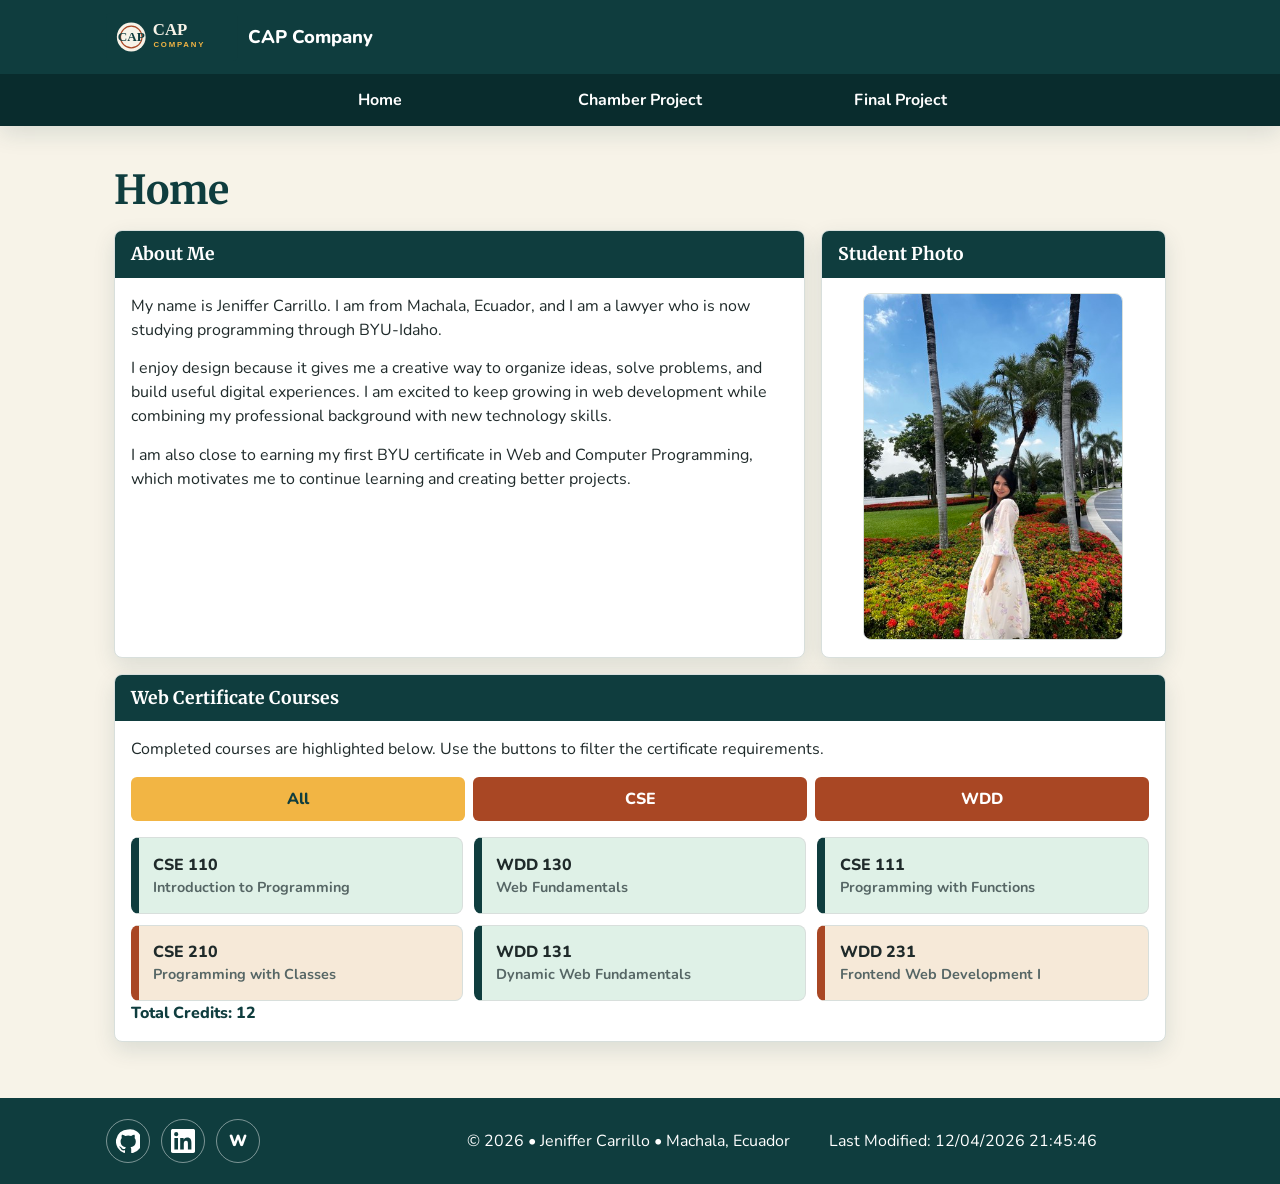
<file: index.html>
<!DOCTYPE html>
<html lang="en-US">
<head>
  <meta charset="UTF-8">
  <meta name="viewport" content="width=device-width, initial-scale=1.0">
  <meta name="description" content="Home page for Jeniffer Carrillo, a law professional from Machala, Ecuador studying web programming and design.">
  <meta name="author" content="Jeniffer Carrillo">
  <title>WDD 231 - Jeniffer Carrillo</title>
  <link rel="icon" href="images/site-logo.svg" type="image/svg+xml">
  <link rel="preconnect" href="https://fonts.googleapis.com">
  <link rel="preconnect" href="https://fonts.gstatic.com" crossorigin>
  <link href="https://fonts.googleapis.com/css2?family=Merriweather:wght@700&family=Nunito:wght@400;700;800&display=swap" rel="stylesheet">
  <link rel="stylesheet" href="styles/small.css">
  <link rel="stylesheet" href="styles/larger.css">
  <script src="scripts/navigation.js" defer></script>
  <script src="scripts/date.js" defer></script>
  <script src="scripts/course.js" defer></script>
</head>
<body>
  <header class="site-header">
    <div class="top-bar">
      <a class="brand" href="index.html">
        <img src="images/site-logo.svg" alt="CAP Company logo" width="132" height="48">
        <span>CAP Company</span>
      </a>
      <button id="menuButton" class="menu-toggle" type="button" aria-label="Open navigation menu" aria-controls="primaryNav" aria-expanded="false"></button>
    </div>
    <nav id="primaryNav" class="site-nav">
      <ul>
        <li><a href="index.html" aria-current="page">Home</a></li>
        <li><a href="chamber/">Chamber Project</a></li>
        <li><a href="final/index.html">Final Project</a></li>
      </ul>
    </nav>
  </header>

  <main>
    <h1>Home</h1>
    <div class="content-grid">
      <section class="about-me">
        <h2>About Me</h2>
        <div class="section-body">
          <p>My name is Jeniffer Carrillo. I am from Machala, Ecuador, and I am a lawyer who is now studying programming through BYU-Idaho.</p>
          <p>I enjoy design because it gives me a creative way to organize ideas, solve problems, and build useful digital experiences. I am excited to keep growing in web development while combining my professional background with new technology skills.</p>
          <p>I am also close to earning my first BYU certificate in Web and Computer Programming, which motivates me to continue learning and creating better projects.</p>
        </div>
      </section>

      <section class="student-photo">
        <h2>Student Photo</h2>
        <div class="section-body">
          <img class="student-image" src="images/jeniffer-carrillo.jpg" alt="Jeniffer Carrillo standing in a garden with palm trees" width="420" height="560" loading="lazy">
        </div>
      </section>

      <section class="certificate">
        <h2>Web Certificate Courses</h2>
        <div class="section-body">
          <p>Completed courses are highlighted below. Use the buttons to filter the certificate requirements.</p>
          <div class="filters" role="group" aria-label="Course filters">
            <button class="active" type="button" data-filter="all">All</button>
            <button type="button" data-filter="CSE">CSE</button>
            <button type="button" data-filter="WDD">WDD</button>
          </div>
          <div id="courseList" class="course-list"></div>
          <p id="creditTotal" class="credit-total"></p>
        </div>
      </section>
    </div>
  </main>

  <footer class="site-footer">
    <div class="footer-grid">
      <div class="social-links">
        <a href="https://github.com/Jeniffercp1" target="_blank" rel="noopener" aria-label="GitHub profile">
          <svg aria-hidden="true" viewBox="0 0 24 24">
            <path d="M12 .5A12 12 0 0 0 8.2 23.9c.6.1.8-.3.8-.6v-2c-3.3.7-4-1.4-4-1.4-.6-1.3-1.4-1.7-1.4-1.7-1.1-.8.1-.8.1-.8 1.2.1 1.9 1.3 1.9 1.3 1.1 1.9 2.9 1.3 3.6 1 .1-.8.4-1.3.8-1.6-2.6-.3-5.4-1.3-5.4-5.9 0-1.3.5-2.4 1.2-3.2-.1-.3-.5-1.6.1-3.2 0 0 1-.3 3.3 1.2a11.4 11.4 0 0 1 6 0c2.3-1.5 3.3-1.2 3.3-1.2.6 1.6.2 2.9.1 3.2.8.8 1.2 1.9 1.2 3.2 0 4.6-2.8 5.6-5.4 5.9.4.4.8 1.1.8 2.2v3.3c0 .3.2.7.8.6A12 12 0 0 0 12 .5Z"/>
          </svg>
        </a>
        <a href="https://ec.linkedin.com/in/jeniffer-carrillo-2b04aa3a8" target="_blank" rel="noopener" aria-label="LinkedIn profile">
          <svg aria-hidden="true" viewBox="0 0 24 24">
            <path d="M20.5 20.5h-3.6v-5.7c0-1.4 0-3.1-1.9-3.1s-2.2 1.5-2.2 3v5.8H9.2V8.9h3.4v1.6h.1a3.7 3.7 0 0 1 3.4-1.9c3.6 0 4.3 2.4 4.3 5.5v6.4ZM5.2 7.3a2.1 2.1 0 1 1 0-4.2 2.1 2.1 0 0 1 0 4.2Zm1.8 13.2H3.4V8.9H7v11.6ZM22.3 0H1.7C.8 0 0 .7 0 1.6v20.7c0 .9.8 1.7 1.7 1.7h20.6c.9 0 1.7-.8 1.7-1.7V1.6c0-.9-.8-1.6-1.7-1.6Z"/>
          </svg>
        </a>
        <a href="https://github.com/Jeniffercp1/wdd231" target="_blank" rel="noopener" aria-label="WDD 231 repository">
          <span aria-hidden="true">W</span>
        </a>
      </div>
      <div>
        <p>&copy; <span id="currentyear"></span> &bull; Jeniffer Carrillo &bull; Machala, Ecuador</p>
      </div>
      <div>
        <p id="lastModified"></p>
      </div>
    </div>
  </footer>
</body>
</html>
</file>
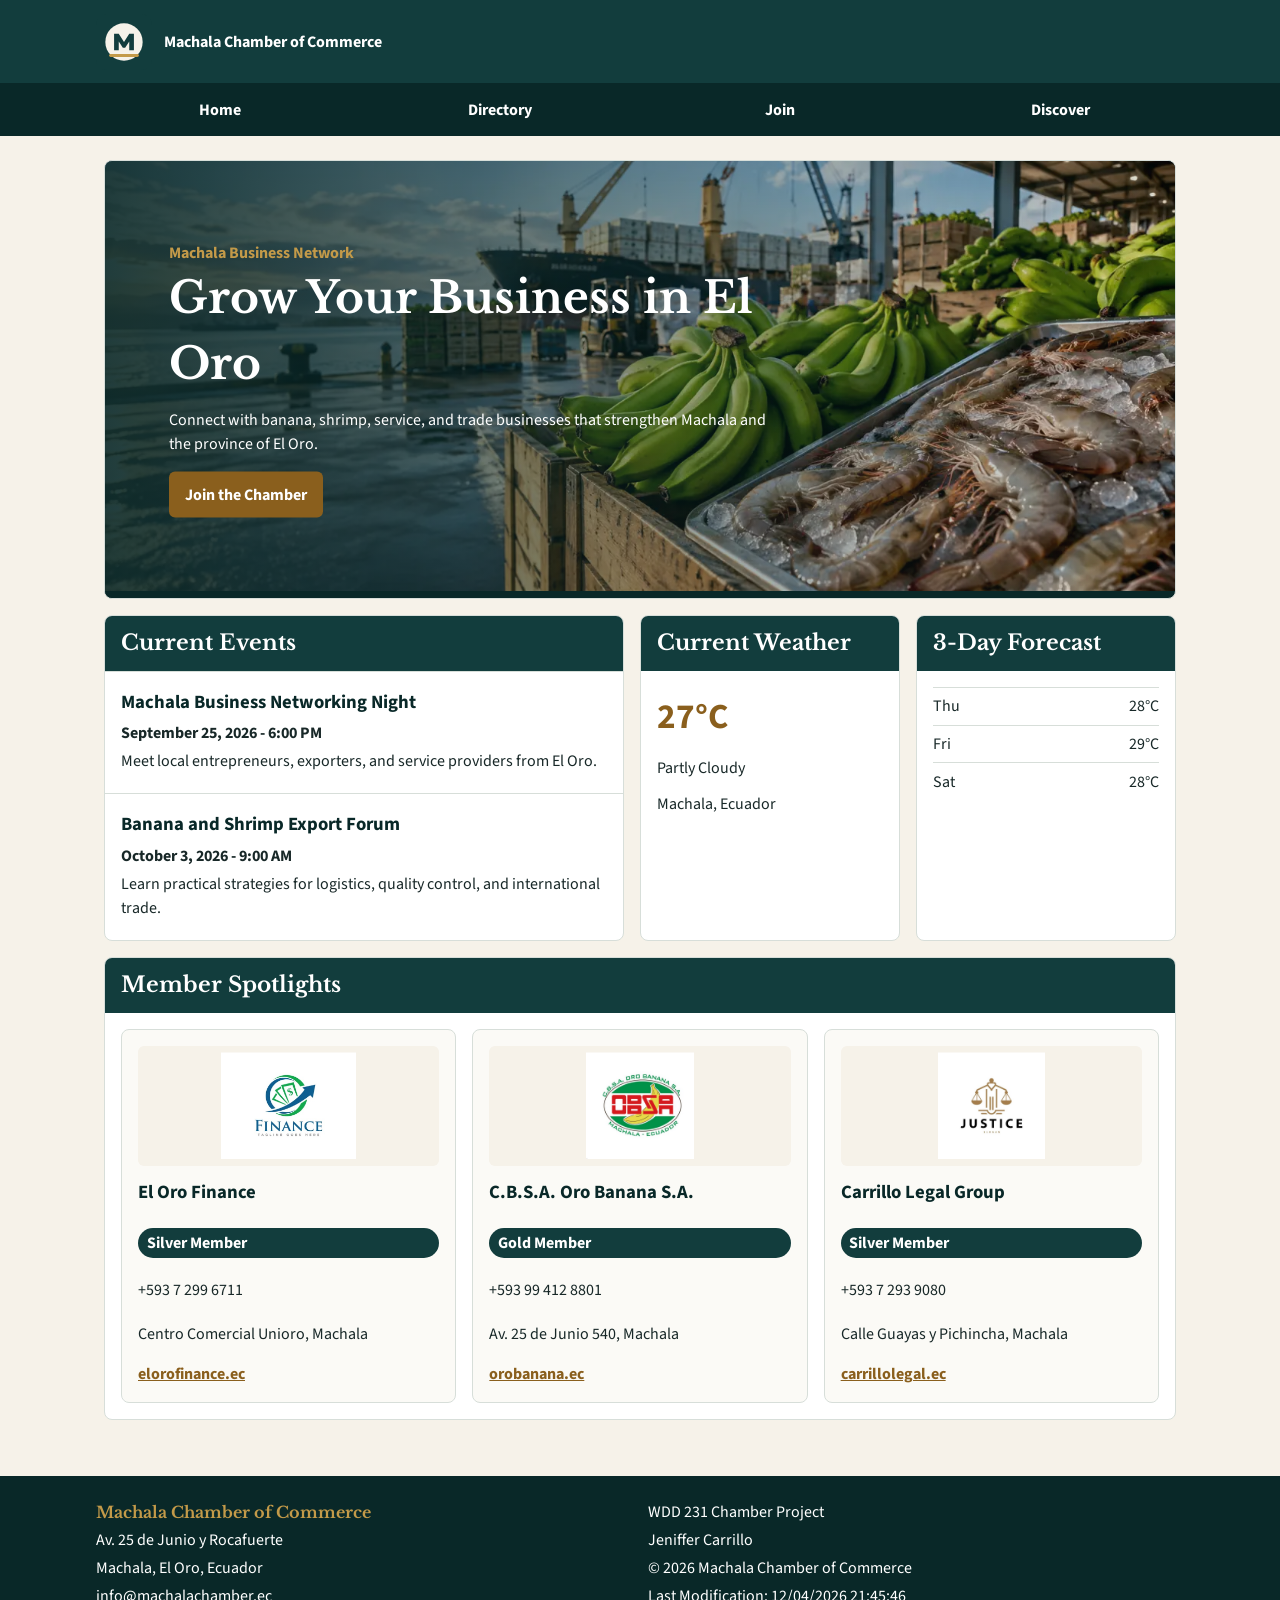
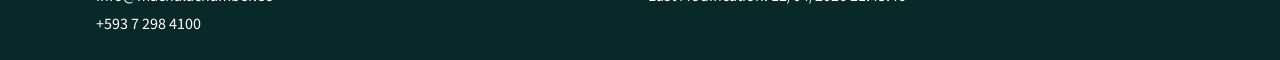
<file: chamber/index.html>
<!DOCTYPE html>
<html lang="en-US">
<head>
  <meta charset="UTF-8">
  <meta name="viewport" content="width=device-width, initial-scale=1.0">
  <meta name="description" content="Machala Chamber of Commerce home page with local business events, weather, and member spotlights.">
  <meta name="author" content="Jeniffer Carrillo">
  <meta property="og:title" content="Machala Chamber of Commerce">
  <meta property="og:description" content="Connect with Machala businesses, events, and chamber member opportunities.">
  <meta property="og:image" content="https://jeniffercp1.github.io/wdd231/chamber/images/el-oro-commerce.webp">
  <meta property="og:url" content="https://jeniffercp1.github.io/wdd231/chamber/">
  <meta property="og:type" content="website">
  <title>Machala Chamber of Commerce</title>
  <link rel="icon" href="images/favicon.svg" type="image/svg+xml">
  <link rel="preconnect" href="https://fonts.googleapis.com">
  <link rel="preconnect" href="https://fonts.gstatic.com" crossorigin>
  <link href="https://fonts.googleapis.com/css2?family=Libre+Baskerville:wght@700&family=Source+Sans+3:wght@400;600;700&display=swap" rel="stylesheet">
  <link rel="stylesheet" href="styles/normalize.css">
  <link rel="stylesheet" href="styles/small.css">
  <link rel="stylesheet" href="styles/larger.css">
  <script src="scripts/navigation.js" defer></script>
  <script src="scripts/home.js?v=weather-key" defer></script>
  <script src="scripts/date.js" defer></script>
</head>
<body>
  <header class="site-header">
    <div class="header-bar">
      <a class="brand" href="index.html">
        <img src="images/favicon.svg" alt="Machala Chamber of Commerce logo" width="56" height="56">
        <span>Machala Chamber of Commerce</span>
      </a>
      <button id="menuButton" class="menu-button" type="button" aria-label="Open navigation menu" aria-controls="primaryNav" aria-expanded="false"></button>
    </div>
    <nav id="primaryNav" class="site-nav">
      <ul>
        <li><a href="index.html" aria-current="page">Home</a></li>
        <li><a href="directory.html">Directory</a></li>
        <li><a href="join.html">Join</a></li>
        <li><a href="#">Discover</a></li>
      </ul>
    </nav>
  </header>

  <main>
    <section class="hero home-hero">
      <img src="images/el-oro-commerce.webp" alt="Bananas and shrimp prepared for commerce in El Oro, Ecuador" width="1400" height="583">
      <div class="hero-content">
        <p class="eyebrow">Machala Business Network</p>
        <h1>Grow Your Business in El Oro</h1>
        <p>Connect with banana, shrimp, service, and trade businesses that strengthen Machala and the province of El Oro.</p>
        <a class="cta-link" href="join.html">Join the Chamber</a>
      </div>
    </section>

    <div class="home-grid">
      <section class="info-card events">
        <h2>Current Events</h2>
        <article>
          <h3>Machala Business Networking Night</h3>
          <p><strong>September 25, 2026 - 6:00 PM</strong></p>
          <p>Meet local entrepreneurs, exporters, and service providers from El Oro.</p>
        </article>
        <article>
          <h3>Banana and Shrimp Export Forum</h3>
          <p><strong>October 3, 2026 - 9:00 AM</strong></p>
          <p>Learn practical strategies for logistics, quality control, and international trade.</p>
        </article>
      </section>

      <section class="info-card weather">
        <h2>Current Weather</h2>
        <div id="currentWeather" class="weather-current">
          <p class="weather-status">Loading weather data...</p>
        </div>
      </section>

      <section class="info-card forecast">
        <h2>3-Day Forecast</h2>
        <ul id="forecastList" class="forecast-list"></ul>
      </section>
    </div>

    <section class="info-card spotlights">
      <h2>Member Spotlights</h2>
      <div id="spotlightCards" class="spotlight-grid"></div>
    </section>
  </main>

  <footer class="site-footer">
    <div class="footer-content">
      <div>
        <p class="footer-title">Machala Chamber of Commerce</p>
        <p>Av. 25 de Junio y Rocafuerte</p>
        <p>Machala, El Oro, Ecuador</p>
        <p>info@machalachamber.ec</p>
        <p>+593 7 298 4100</p>
      </div>
      <div>
        <p>WDD 231 Chamber Project</p>
        <p>Jeniffer Carrillo</p>
        <p>&copy; <span id="currentyear"></span> Machala Chamber of Commerce</p>
        <p id="lastModified"></p>
      </div>
    </div>
  </footer>
</body>
</html>
</file>
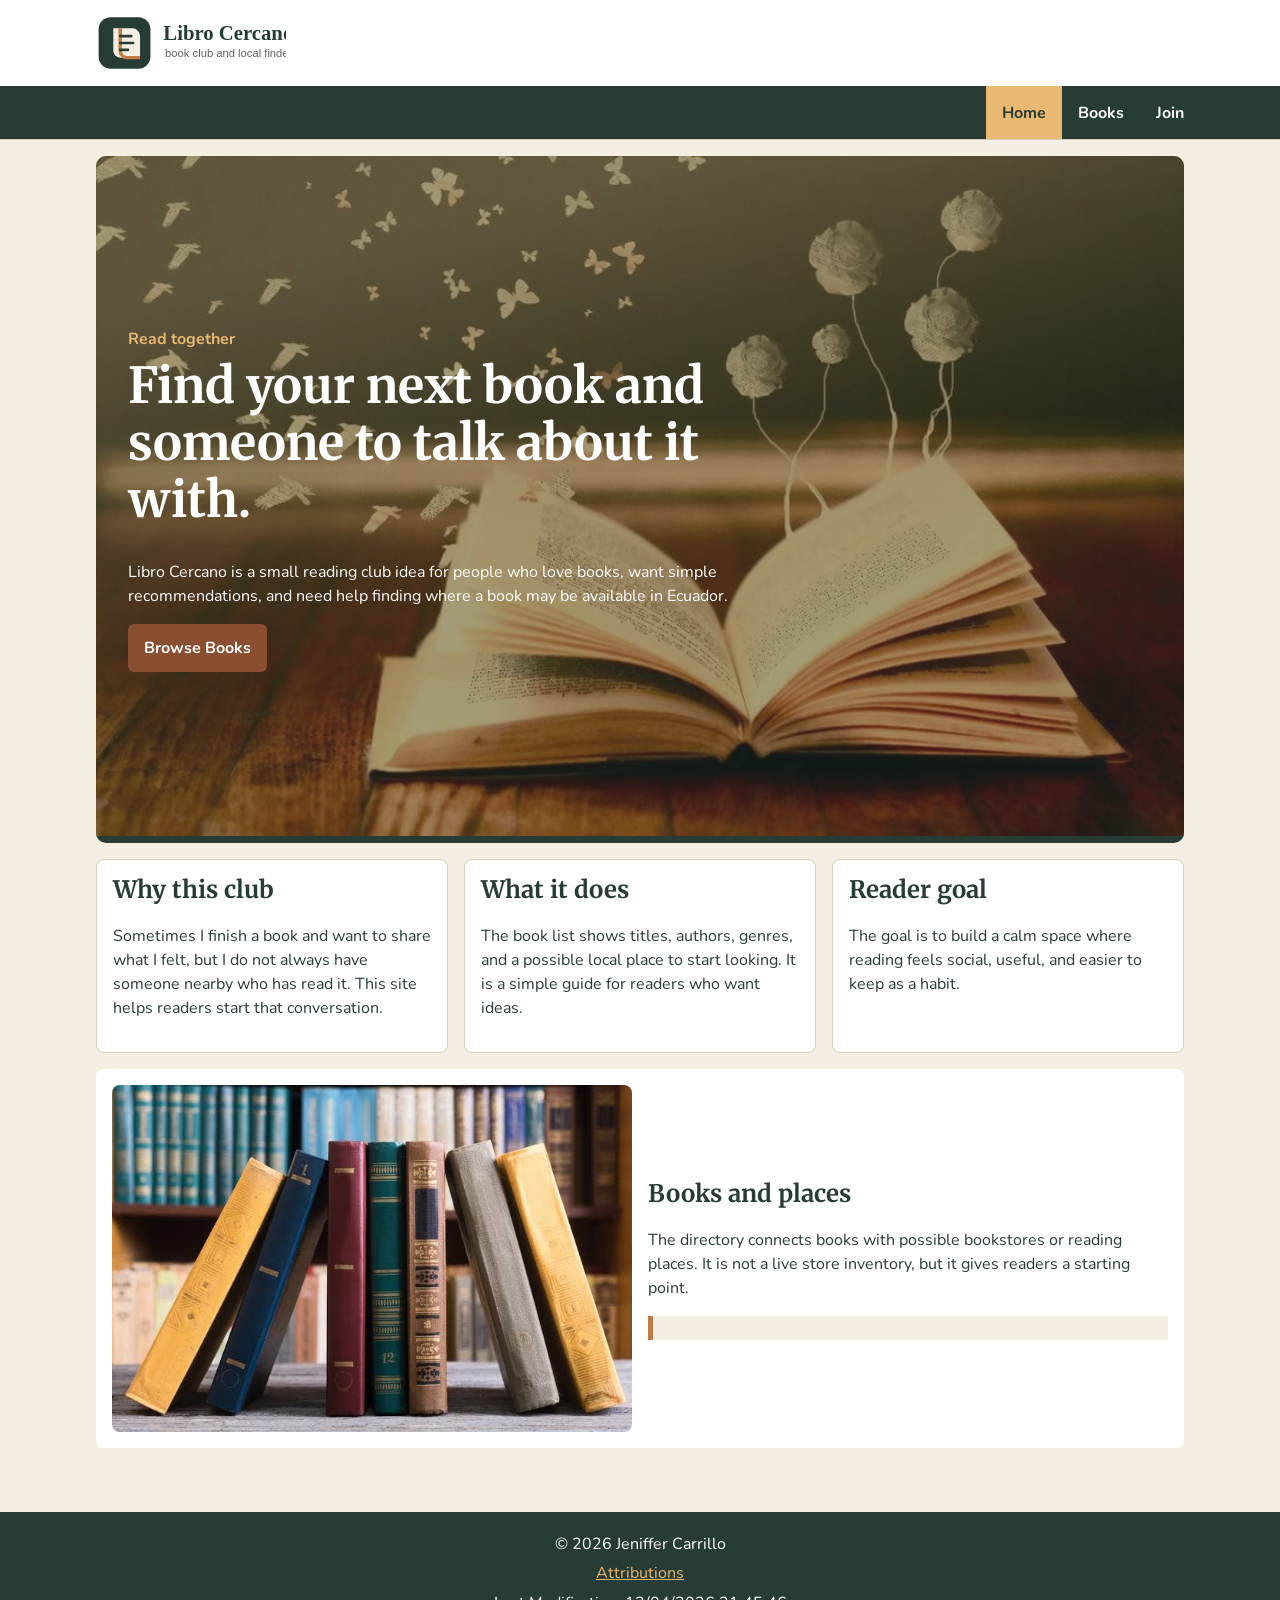
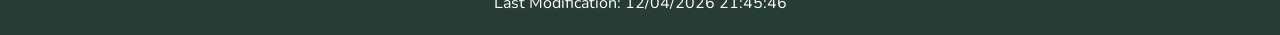
<file: final/index.html>
<!DOCTYPE html>
<html lang="en-US">
<head>
  <meta charset="UTF-8">
  <meta name="viewport" content="width=device-width, initial-scale=1.0">
  <meta name="description" content="Libro Cercano is a reading club website for sharing books and finding local book options in Ecuador.">
  <meta name="author" content="Jeniffer Carrillo">
  <meta property="og:title" content="Libro Cercano Reading Club">
  <meta property="og:description" content="A simple reading club for people who want to talk about books and find where to get them.">
  <meta property="og:image" content="https://jeniffercp1.github.io/wdd231/final/images/open-book.jpeg">
  <meta property="og:url" content="https://jeniffercp1.github.io/wdd231/final/index.html">
  <meta property="og:type" content="website">
  <title>Libro Cercano Reading Club</title>
  <link rel="icon" href="images/favicon.svg" type="image/svg+xml">
  <link rel="preconnect" href="https://fonts.googleapis.com">
  <link rel="preconnect" href="https://fonts.gstatic.com" crossorigin>
  <link href="https://fonts.googleapis.com/css2?family=Merriweather:wght@700&family=Nunito:wght@400;700;800&display=swap" rel="stylesheet">
  <link rel="stylesheet" href="styles/normalize.css">
  <link rel="stylesheet" href="styles/styles.css">
  <script type="module" src="scripts/main.js"></script>
</head>
<body>
  <header class="site-header">
    <div class="header-bar">
      <a class="brand" href="index.html">
        <img src="images/logo.svg" alt="Libro Cercano logo" width="220" height="72">
      </a>
      <button id="menuButton" class="menu-button" type="button" aria-label="Open menu" aria-controls="siteNav" aria-expanded="false"></button>
    </div>
    <nav id="siteNav" class="site-nav">
      <ul>
        <li><a href="index.html" aria-current="page">Home</a></li>
        <li><a href="books.html">Books</a></li>
        <li><a href="join.html">Join</a></li>
      </ul>
    </nav>
  </header>

  <main>
    <section class="hero">
      <img src="images/open-book.jpeg" alt="Open book on a wooden table" width="969" height="606">
      <div class="hero-text">
        <p class="eyebrow">Read together</p>
        <h1>Find your next book and someone to talk about it with.</h1>
        <p>Libro Cercano is a small reading club idea for people who love books, want simple recommendations, and need help finding where a book may be available in Ecuador.</p>
        <a class="button-link" href="books.html">Browse Books</a>
      </div>
    </section>

    <section class="intro-grid">
      <article>
        <h2>Why this club</h2>
        <p>Sometimes I finish a book and want to share what I felt, but I do not always have someone nearby who has read it. This site helps readers start that conversation.</p>
      </article>
      <article>
        <h2>What it does</h2>
        <p>The book list shows titles, authors, genres, and a possible local place to start looking. It is a simple guide for readers who want ideas.</p>
      </article>
      <article>
        <h2>Reader goal</h2>
        <p>The goal is to build a calm space where reading feels social, useful, and easier to keep as a habit.</p>
      </article>
    </section>

    <section class="feature-row">
      <img src="images/bookshelf.jpeg" alt="Books standing on a library shelf" width="678" height="452" loading="lazy">
      <div>
        <h2>Books and places</h2>
        <p>The directory connects books with possible bookstores or reading places. It is not a live store inventory, but it gives readers a starting point.</p>
        <p id="savedGenre" class="saved-note"></p>
      </div>
    </section>
  </main>

  <footer class="site-footer">
    <p>&copy; <span id="year"></span> Jeniffer Carrillo</p>
    <p><a href="attributions.html">Attributions</a></p>
    <p id="lastModified"></p>
  </footer>
</body>
</html>
</file>
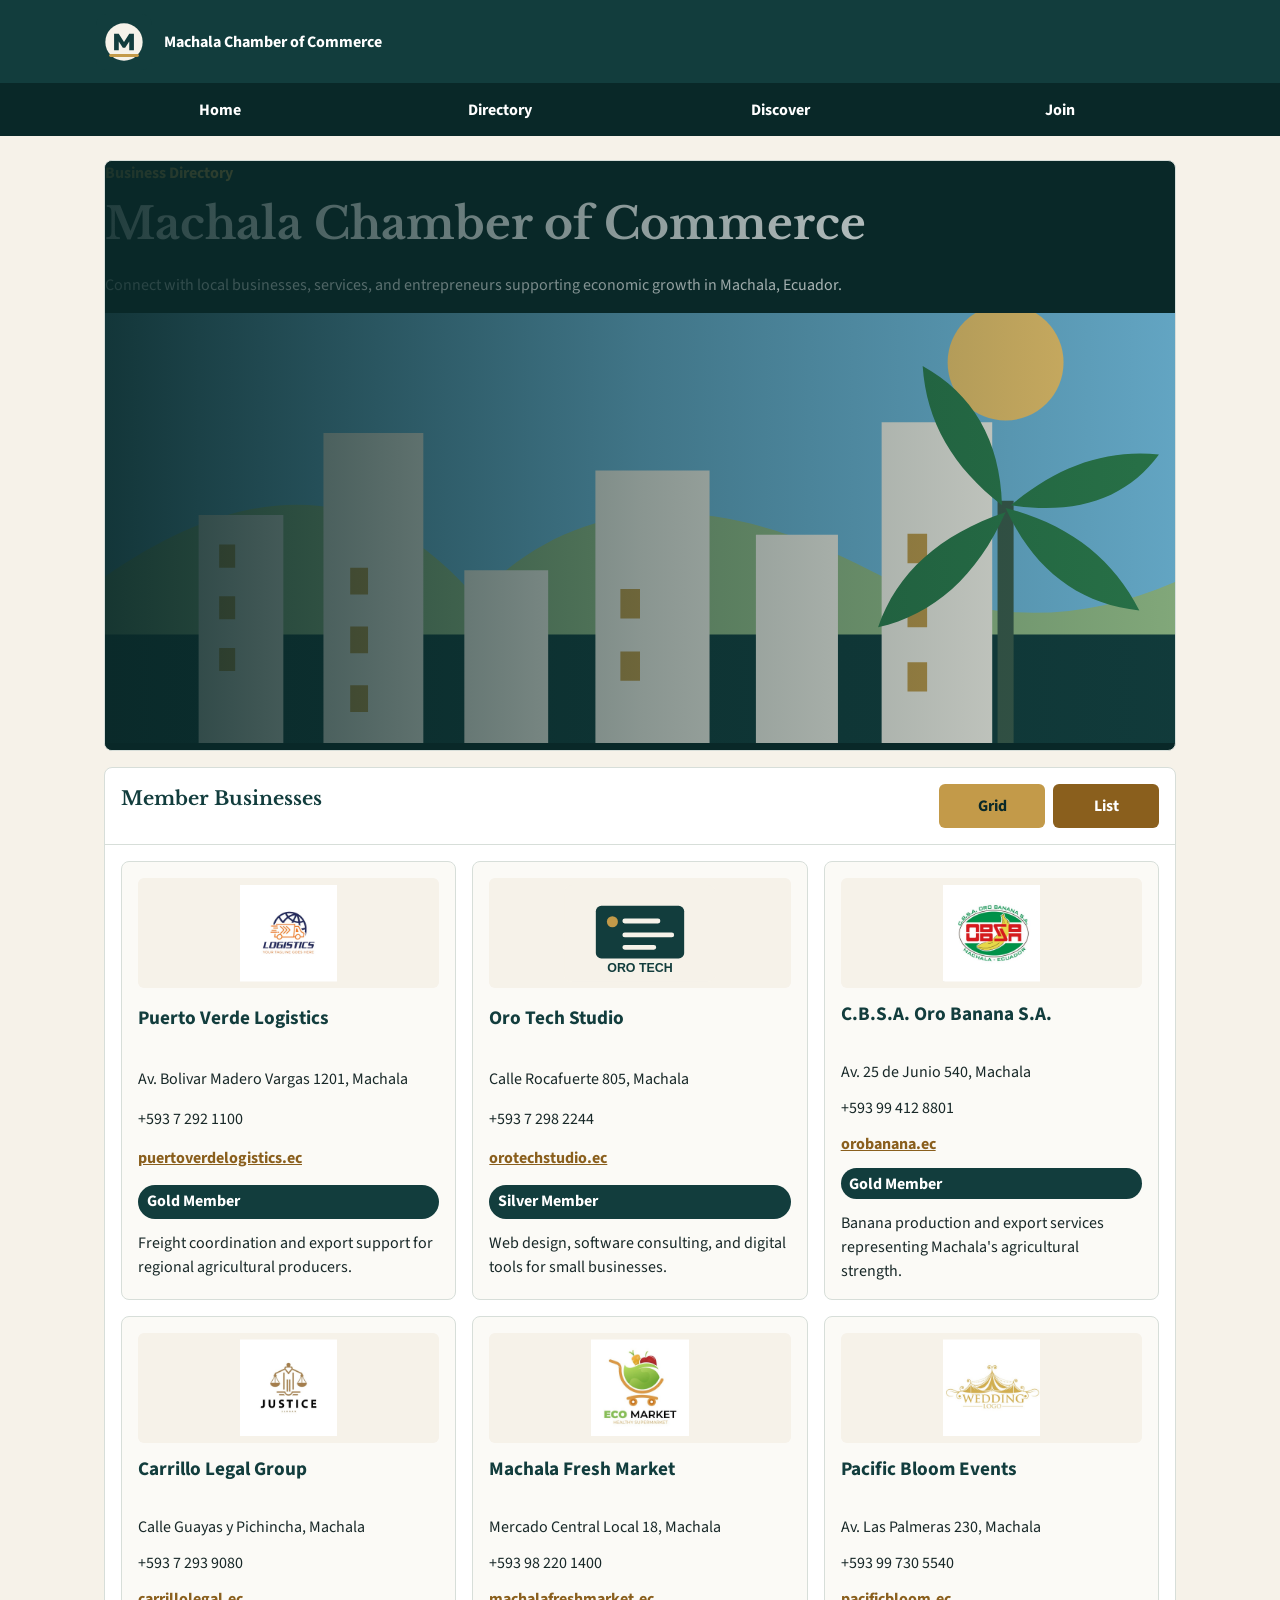
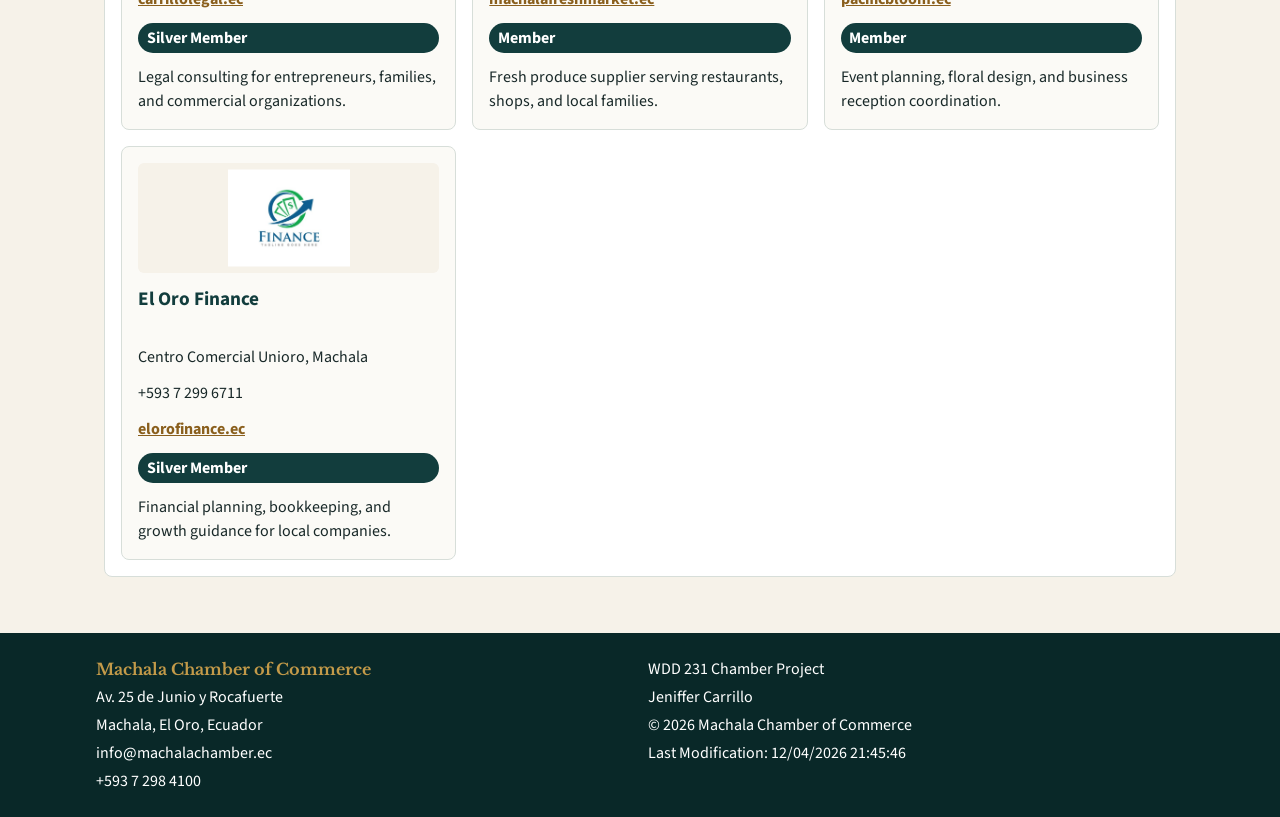
<file: chamber/directory.html>
<!DOCTYPE html>
<html lang="en-US">
<head>
  <meta charset="UTF-8">
  <meta name="viewport" content="width=device-width, initial-scale=1.0">
  <meta name="description" content="Machala Chamber of Commerce business directory featuring local companies, services, and member information.">
  <meta name="author" content="Jeniffer Carrillo">
  <meta property="og:title" content="Machala Chamber of Commerce Directory">
  <meta property="og:description" content="Discover member businesses in the Machala Chamber of Commerce directory.">
  <meta property="og:image" content="https://jeniffercp1.github.io/wdd231/chamber/images/chamber-hero.svg">
  <meta property="og:url" content="https://jeniffercp1.github.io/wdd231/chamber/directory.html">
  <meta property="og:type" content="website">
  <title>Machala Chamber of Commerce Directory</title>
  <link rel="icon" href="images/favicon.svg" type="image/svg+xml">
  <link rel="preconnect" href="https://fonts.googleapis.com">
  <link rel="preconnect" href="https://fonts.gstatic.com" crossorigin>
  <link href="https://fonts.googleapis.com/css2?family=Libre+Baskerville:wght@700&family=Source+Sans+3:wght@400;600;700&display=swap" rel="stylesheet">
  <link rel="stylesheet" href="styles/normalize.css">
  <link rel="stylesheet" href="styles/small.css">
  <link rel="stylesheet" href="styles/larger.css">
  <script src="scripts/navigation.js" defer></script>
  <script src="scripts/directory.js" defer></script>
  <script src="scripts/date.js" defer></script>
</head>
<body>
  <header class="site-header">
    <div class="header-bar">
      <a class="brand" href="index.html">
        <img src="images/favicon.svg" alt="Machala Chamber of Commerce logo" width="56" height="56">
        <span>Machala Chamber of Commerce</span>
      </a>
      <button id="menuButton" class="menu-button" type="button" aria-label="Open navigation menu" aria-controls="primaryNav" aria-expanded="false"></button>
    </div>
    <nav id="primaryNav" class="site-nav">
      <ul>
        <li><a href="index.html">Home</a></li>
        <li><a href="directory.html" aria-current="page">Directory</a></li>
        <li><a href="#">Discover</a></li>
        <li><a href="#">Join</a></li>
      </ul>
    </nav>
  </header>

  <main>
    <section class="hero">
      <div>
        <p class="eyebrow">Business Directory</p>
        <h1>Machala Chamber of Commerce</h1>
        <p>Connect with local businesses, services, and entrepreneurs supporting economic growth in Machala, Ecuador.</p>
      </div>
      <img src="images/chamber-hero.svg" alt="Machala city commerce illustration" width="540" height="320">
    </section>

    <section class="directory">
      <div class="section-heading">
        <h2>Member Businesses</h2>
        <div class="view-controls" role="group" aria-label="Directory view options">
          <button id="gridView" class="active" type="button" aria-pressed="true">Grid</button>
          <button id="listView" type="button" aria-pressed="false">List</button>
        </div>
      </div>
      <div id="members" class="members grid-view"></div>
    </section>
  </main>

  <footer class="site-footer">
    <div class="footer-content">
      <div>
        <p class="footer-title">Machala Chamber of Commerce</p>
        <p>Av. 25 de Junio y Rocafuerte</p>
        <p>Machala, El Oro, Ecuador</p>
        <p>info@machalachamber.ec</p>
        <p>+593 7 298 4100</p>
      </div>
      <div>
        <p>WDD 231 Chamber Project</p>
        <p>Jeniffer Carrillo</p>
        <p>&copy; <span id="currentyear"></span> Machala Chamber of Commerce</p>
        <p id="lastModified"></p>
      </div>
    </div>
  </footer>
</body>
</html>
</file>
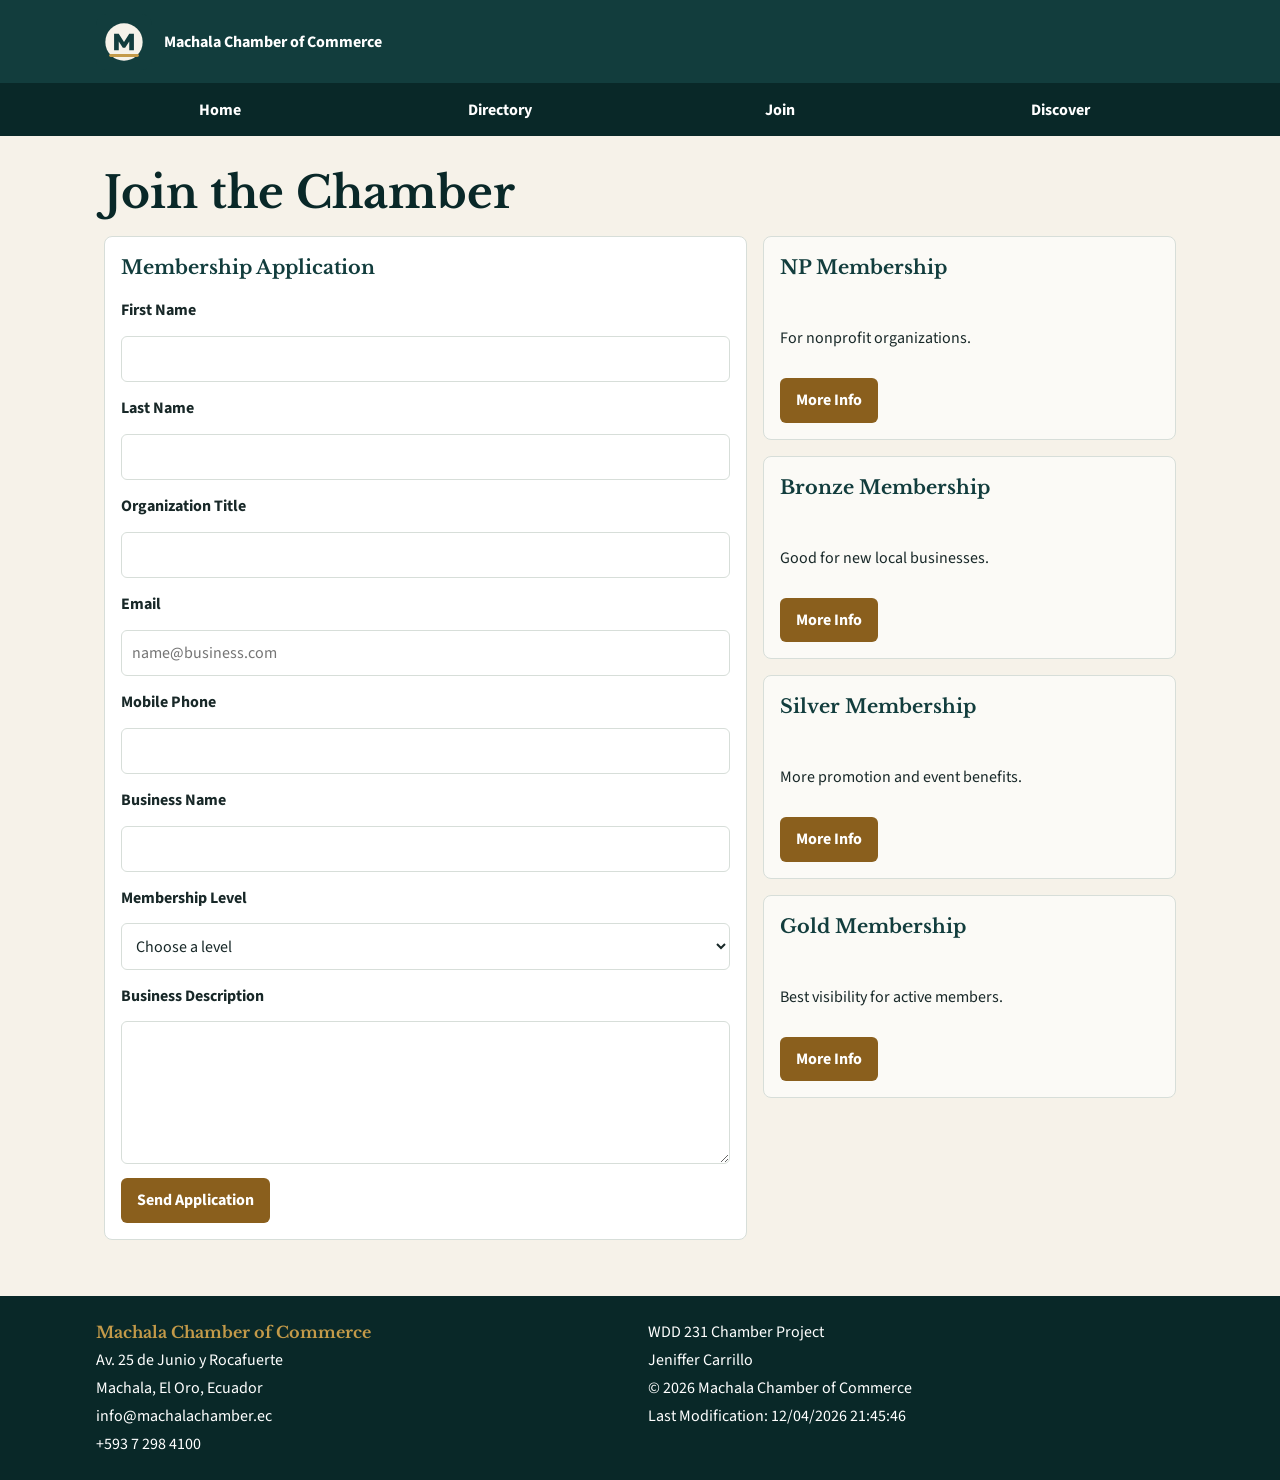
<file: chamber/join.html>
<!DOCTYPE html>
<html lang="en-US">
<head>
  <meta charset="UTF-8">
  <meta name="viewport" content="width=device-width, initial-scale=1.0">
  <meta name="description" content="Machala Chamber of Commerce membership application page.">
  <meta name="author" content="Jeniffer Carrillo">
  <meta property="og:title" content="Join the Machala Chamber of Commerce">
  <meta property="og:description" content="Apply for a Machala Chamber of Commerce membership and review available membership levels.">
  <meta property="og:image" content="https://jeniffercp1.github.io/wdd231/chamber/images/el-oro-commerce.webp">
  <meta property="og:url" content="https://jeniffercp1.github.io/wdd231/chamber/join.html">
  <meta property="og:type" content="website">
  <title>Join the Machala Chamber of Commerce</title>
  <link rel="icon" href="images/favicon.svg" type="image/svg+xml">
  <link rel="preconnect" href="https://fonts.googleapis.com">
  <link rel="preconnect" href="https://fonts.gstatic.com" crossorigin>
  <link href="https://fonts.googleapis.com/css2?family=Libre+Baskerville:wght@700&family=Source+Sans+3:wght@400;600;700&display=swap" rel="stylesheet">
  <link rel="stylesheet" href="styles/normalize.css">
  <link rel="stylesheet" href="styles/small.css">
  <link rel="stylesheet" href="styles/larger.css">
  <script src="scripts/navigation.js" defer></script>
  <script src="scripts/join.js" defer></script>
  <script src="scripts/date.js" defer></script>
</head>
<body>
  <header class="site-header">
    <div class="header-bar">
      <a class="brand" href="index.html">
        <img src="images/favicon.svg" alt="Machala Chamber of Commerce logo" width="56" height="56">
        <span>Machala Chamber of Commerce</span>
      </a>
      <button id="menuButton" class="menu-button" type="button" aria-label="Open navigation menu" aria-controls="primaryNav" aria-expanded="false"></button>
    </div>
    <nav id="primaryNav" class="site-nav">
      <ul>
        <li><a href="index.html">Home</a></li>
        <li><a href="directory.html">Directory</a></li>
        <li><a href="join.html" aria-current="page">Join</a></li>
        <li><a href="#">Discover</a></li>
      </ul>
    </nav>
  </header>

  <main>
    <h1 class="page-title">Join the Chamber</h1>
    <div class="join-layout">
      <section class="join-form-card">
        <h2>Membership Application</h2>
        <form method="get" action="thankyou.html">
          <label for="firstName">First Name</label>
          <input id="firstName" type="text" name="firstName" title="Enter your first name" autocomplete="given-name" required>

          <label for="lastName">Last Name</label>
          <input id="lastName" type="text" name="lastName" title="Enter your last name" autocomplete="family-name" required>

          <label for="organizationTitle">Organization Title</label>
          <input id="organizationTitle" type="text" name="organizationTitle" title="Enter your organization title using at least seven letters, spaces, or hyphens" autocomplete="organization-title" pattern="[A-Za-z\s-]{7,}">

          <label for="email">Email</label>
          <input id="email" type="email" name="email" title="Enter your email address" autocomplete="email" placeholder="name@business.com" required>

          <label for="phone">Mobile Phone</label>
          <input id="phone" type="tel" name="phone" title="Enter your mobile phone number" autocomplete="tel" required>

          <label for="organization">Business Name</label>
          <input id="organization" type="text" name="organization" title="Enter your business or organization name" autocomplete="organization" required>

          <label for="membership">Membership Level</label>
          <select id="membership" name="membership" title="Choose a membership level" required>
              <option value="">Choose a level</option>
              <option value="np">NP Membership</option>
              <option value="bronze">Bronze Membership</option>
              <option value="silver">Silver Membership</option>
              <option value="gold">Gold Membership</option>
          </select>

          <label for="description">Business Description</label>
          <textarea id="description" name="description" title="Describe your business or organization" rows="5"></textarea>

          <input id="timestamp" type="hidden" name="timestamp">
          <button class="form-button" type="submit">Send Application</button>
        </form>
      </section>

      <section class="membership-cards" aria-label="Membership cards">
        <article class="level-card">
          <h2>NP Membership</h2>
          <p>For nonprofit organizations.</p>
          <button type="button" data-modal="npModal">More Info</button>
        </article>
        <article class="level-card">
          <h2>Bronze Membership</h2>
          <p>Good for new local businesses.</p>
          <button type="button" data-modal="bronzeModal">More Info</button>
        </article>
        <article class="level-card">
          <h2>Silver Membership</h2>
          <p>More promotion and event benefits.</p>
          <button type="button" data-modal="silverModal">More Info</button>
        </article>
        <article class="level-card">
          <h2>Gold Membership</h2>
          <p>Best visibility for active members.</p>
          <button type="button" data-modal="goldModal">More Info</button>
        </article>
      </section>
    </div>
  </main>

  <dialog id="npModal">
    <h2>NP Membership</h2>
    <p>No cost for nonprofit organizations. Includes directory listing and chamber updates.</p>
    <button type="button" class="close-modal">Close</button>
  </dialog>
  <dialog id="bronzeModal">
    <h2>Bronze Membership</h2>
    <p>Includes directory listing, member newsletter, and event invitations.</p>
    <button type="button" class="close-modal">Close</button>
  </dialog>
  <dialog id="silverModal">
    <h2>Silver Membership</h2>
    <p>Includes Bronze benefits plus training discounts and social media promotion.</p>
    <button type="button" class="close-modal">Close</button>
  </dialog>
  <dialog id="goldModal">
    <h2>Gold Membership</h2>
    <p>Includes Silver benefits plus home page spotlight placement and special event recognition.</p>
    <button type="button" class="close-modal">Close</button>
  </dialog>

  <footer class="site-footer">
    <div class="footer-content">
      <div>
        <p class="footer-title">Machala Chamber of Commerce</p>
        <p>Av. 25 de Junio y Rocafuerte</p>
        <p>Machala, El Oro, Ecuador</p>
        <p>info@machalachamber.ec</p>
        <p>+593 7 298 4100</p>
      </div>
      <div>
        <p>WDD 231 Chamber Project</p>
        <p>Jeniffer Carrillo</p>
        <p>&copy; <span id="currentyear"></span> Machala Chamber of Commerce</p>
        <p id="lastModified"></p>
      </div>
    </div>
  </footer>
</body>
</html>
</file>
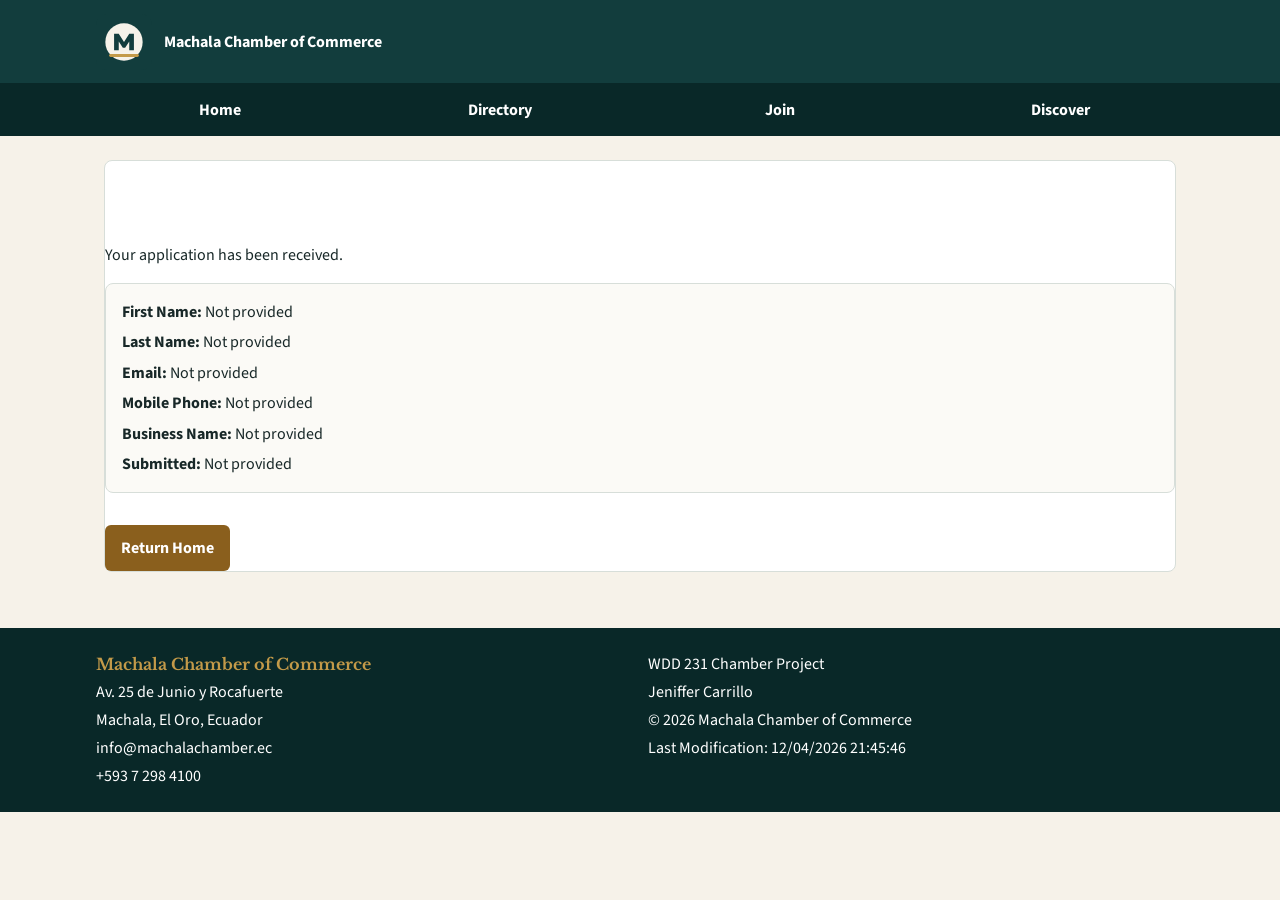
<file: chamber/thankyou.html>
<!DOCTYPE html>
<html lang="en-US">
<head>
  <meta charset="UTF-8">
  <meta name="viewport" content="width=device-width, initial-scale=1.0">
  <meta name="description" content="Machala Chamber of Commerce membership application confirmation page.">
  <meta name="author" content="Jeniffer Carrillo">
  <meta property="og:title" content="Machala Chamber Membership Confirmation">
  <meta property="og:description" content="Thank you for applying to join the Machala Chamber of Commerce.">
  <meta property="og:image" content="https://jeniffercp1.github.io/wdd231/chamber/images/el-oro-commerce.webp">
  <meta property="og:url" content="https://jeniffercp1.github.io/wdd231/chamber/thankyou.html">
  <meta property="og:type" content="website">
  <title>Thank You - Machala Chamber of Commerce</title>
  <link rel="icon" href="images/favicon.svg" type="image/svg+xml">
  <link rel="preconnect" href="https://fonts.googleapis.com">
  <link rel="preconnect" href="https://fonts.gstatic.com" crossorigin>
  <link href="https://fonts.googleapis.com/css2?family=Libre+Baskerville:wght@700&family=Source+Sans+3:wght@400;600;700&display=swap" rel="stylesheet">
  <link rel="stylesheet" href="styles/normalize.css">
  <link rel="stylesheet" href="styles/small.css">
  <link rel="stylesheet" href="styles/larger.css">
  <script src="scripts/navigation.js" defer></script>
  <script src="scripts/thankyou.js" defer></script>
  <script src="scripts/date.js" defer></script>
</head>
<body>
  <header class="site-header">
    <div class="header-bar">
      <a class="brand" href="index.html">
        <img src="images/favicon.svg" alt="Machala Chamber of Commerce logo" width="56" height="56">
        <span>Machala Chamber of Commerce</span>
      </a>
      <button id="menuButton" class="menu-button" type="button" aria-label="Open navigation menu" aria-controls="primaryNav" aria-expanded="false"></button>
    </div>
    <nav id="primaryNav" class="site-nav">
      <ul>
        <li><a href="index.html">Home</a></li>
        <li><a href="directory.html">Directory</a></li>
        <li><a href="join.html">Join</a></li>
        <li><a href="#">Discover</a></li>
      </ul>
    </nav>
  </header>

  <main>
    <section class="thank-you-card">
      <h1>Thank You</h1>
      <p>Your application has been received.</p>
      <div id="applicationDetails" class="application-details"></div>
      <a class="cta-link" href="index.html">Return Home</a>
    </section>
  </main>

  <footer class="site-footer">
    <div class="footer-content">
      <div>
        <p class="footer-title">Machala Chamber of Commerce</p>
        <p>Av. 25 de Junio y Rocafuerte</p>
        <p>Machala, El Oro, Ecuador</p>
        <p>info@machalachamber.ec</p>
        <p>+593 7 298 4100</p>
      </div>
      <div>
        <p>WDD 231 Chamber Project</p>
        <p>Jeniffer Carrillo</p>
        <p>&copy; <span id="currentyear"></span> Machala Chamber of Commerce</p>
        <p id="lastModified"></p>
      </div>
    </div>
  </footer>
</body>
</html>
</file>
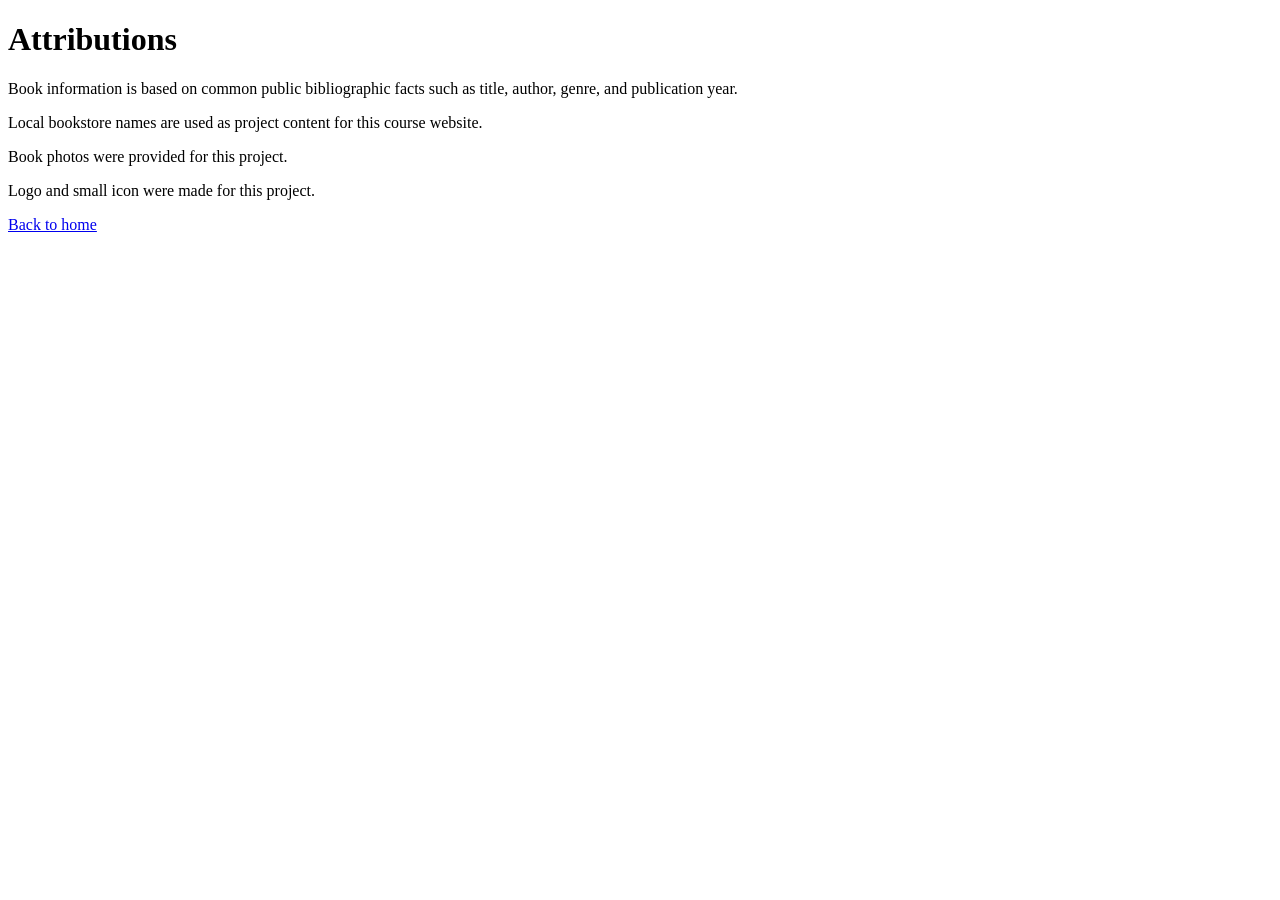
<file: final/attributions.html>
<!DOCTYPE html>
<html lang="en-US">
<head>
  <meta charset="UTF-8">
  <meta name="viewport" content="width=device-width, initial-scale=1.0">
  <meta name="description" content="Attributions for the Libro Cercano final project.">
  <meta name="author" content="Jeniffer Carrillo">
  <title>Attributions | Libro Cercano</title>
</head>
<body>
  <main>
    <h1>Attributions</h1>
    <p>Book information is based on common public bibliographic facts such as title, author, genre, and publication year.</p>
    <p>Local bookstore names are used as project content for this course website.</p>
    <p>Book photos were provided for this project.</p>
    <p>Logo and small icon were made for this project.</p>
    <p><a href="index.html">Back to home</a></p>
  </main>
</body>
</html>
</file>
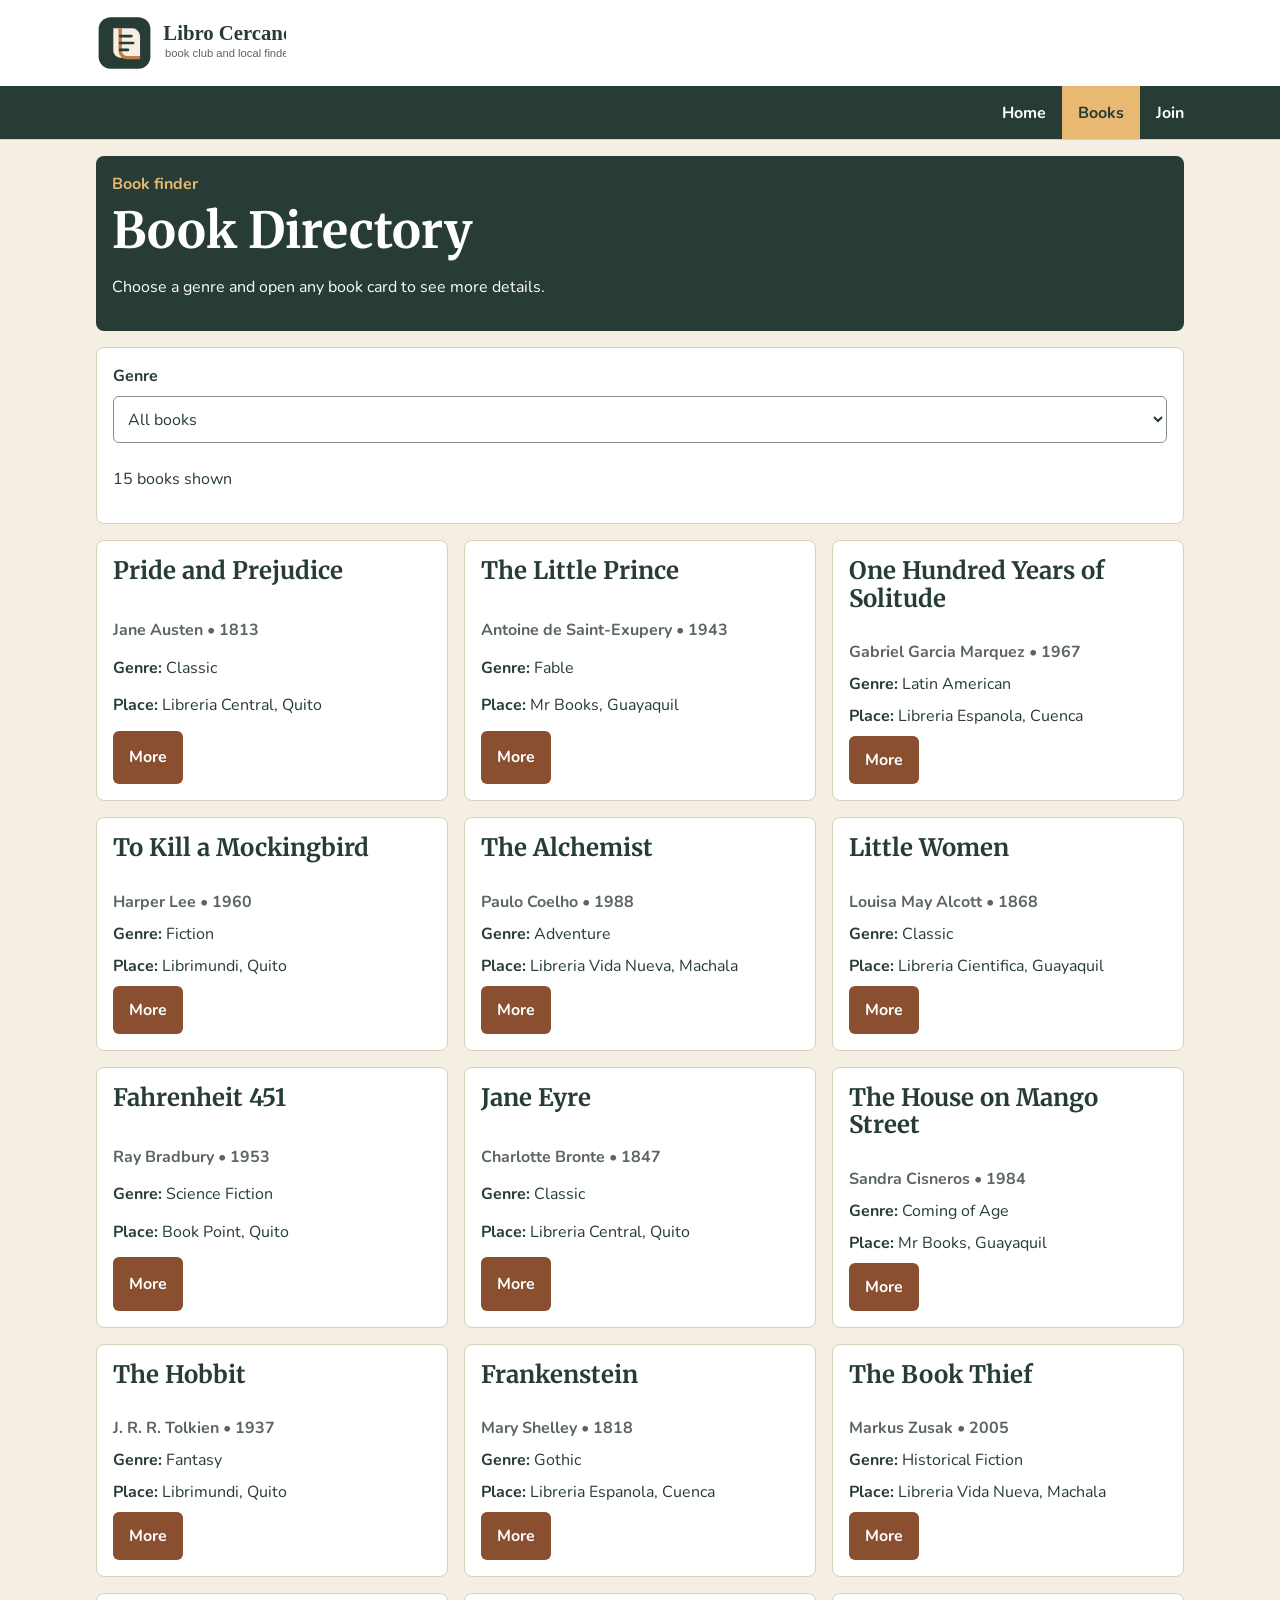
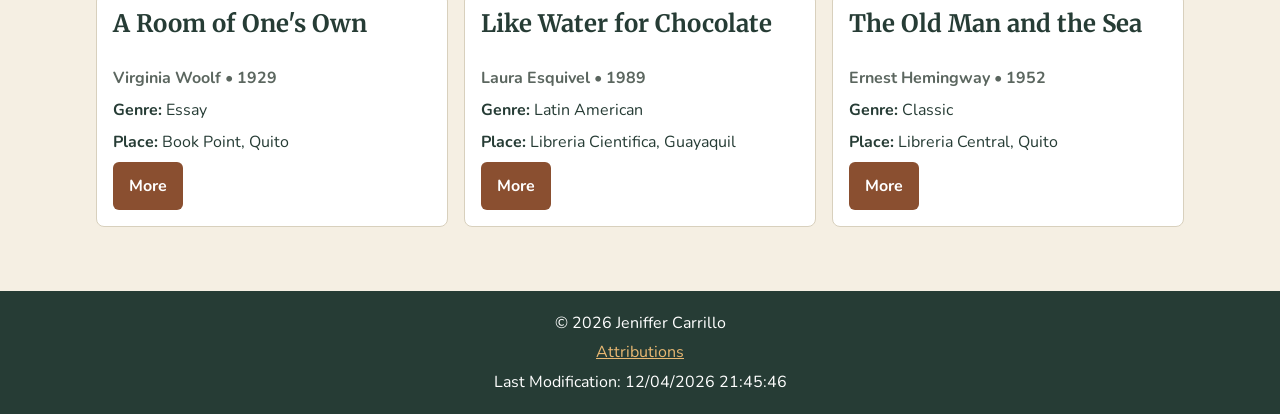
<file: final/books.html>
<!DOCTYPE html>
<html lang="en-US">
<head>
  <meta charset="UTF-8">
  <meta name="viewport" content="width=device-width, initial-scale=1.0">
  <meta name="description" content="Browse a book directory with titles, authors, genres, and possible bookstore locations in Ecuador.">
  <meta name="author" content="Jeniffer Carrillo">
  <meta property="og:title" content="Libro Cercano Book Directory">
  <meta property="og:description" content="Find books by genre and review simple details before choosing what to read next.">
  <meta property="og:image" content="https://jeniffercp1.github.io/wdd231/final/images/bookshelf.jpeg">
  <meta property="og:url" content="https://jeniffercp1.github.io/wdd231/final/books.html">
  <meta property="og:type" content="website">
  <title>Books | Libro Cercano</title>
  <link rel="icon" href="images/favicon.svg" type="image/svg+xml">
  <link rel="preconnect" href="https://fonts.googleapis.com">
  <link rel="preconnect" href="https://fonts.gstatic.com" crossorigin>
  <link href="https://fonts.googleapis.com/css2?family=Merriweather:wght@700&family=Nunito:wght@400;700;800&display=swap" rel="stylesheet">
  <link rel="stylesheet" href="styles/normalize.css">
  <link rel="stylesheet" href="styles/styles.css">
  <script type="module" src="scripts/books.js"></script>
</head>
<body>
  <header class="site-header">
    <div class="header-bar">
      <a class="brand" href="index.html">
        <img src="images/logo.svg" alt="Libro Cercano logo" width="220" height="72">
      </a>
      <button id="menuButton" class="menu-button" type="button" aria-label="Open menu" aria-controls="siteNav" aria-expanded="false"></button>
    </div>
    <nav id="siteNav" class="site-nav">
      <ul>
        <li><a href="index.html">Home</a></li>
        <li><a href="books.html" aria-current="page">Books</a></li>
        <li><a href="join.html">Join</a></li>
      </ul>
    </nav>
  </header>

  <main>
    <section class="page-heading">
      <p class="eyebrow">Book finder</p>
      <h1>Book Directory</h1>
      <p>Choose a genre and open any book card to see more details.</p>
    </section>

    <section class="toolbar" aria-label="Book filters">
      <label for="genreFilter">Genre</label>
      <select id="genreFilter">
        <option value="all">All books</option>
      </select>
      <p id="bookCount"></p>
    </section>

    <section id="bookGrid" class="book-grid" aria-live="polite"></section>
  </main>

  <dialog id="bookDialog">
    <div id="dialogContent"></div>
    <button id="closeDialog" type="button">Close</button>
  </dialog>

  <footer class="site-footer">
    <p>&copy; <span id="year"></span> Jeniffer Carrillo</p>
    <p><a href="attributions.html">Attributions</a></p>
    <p id="lastModified"></p>
  </footer>
</body>
</html>
</file>
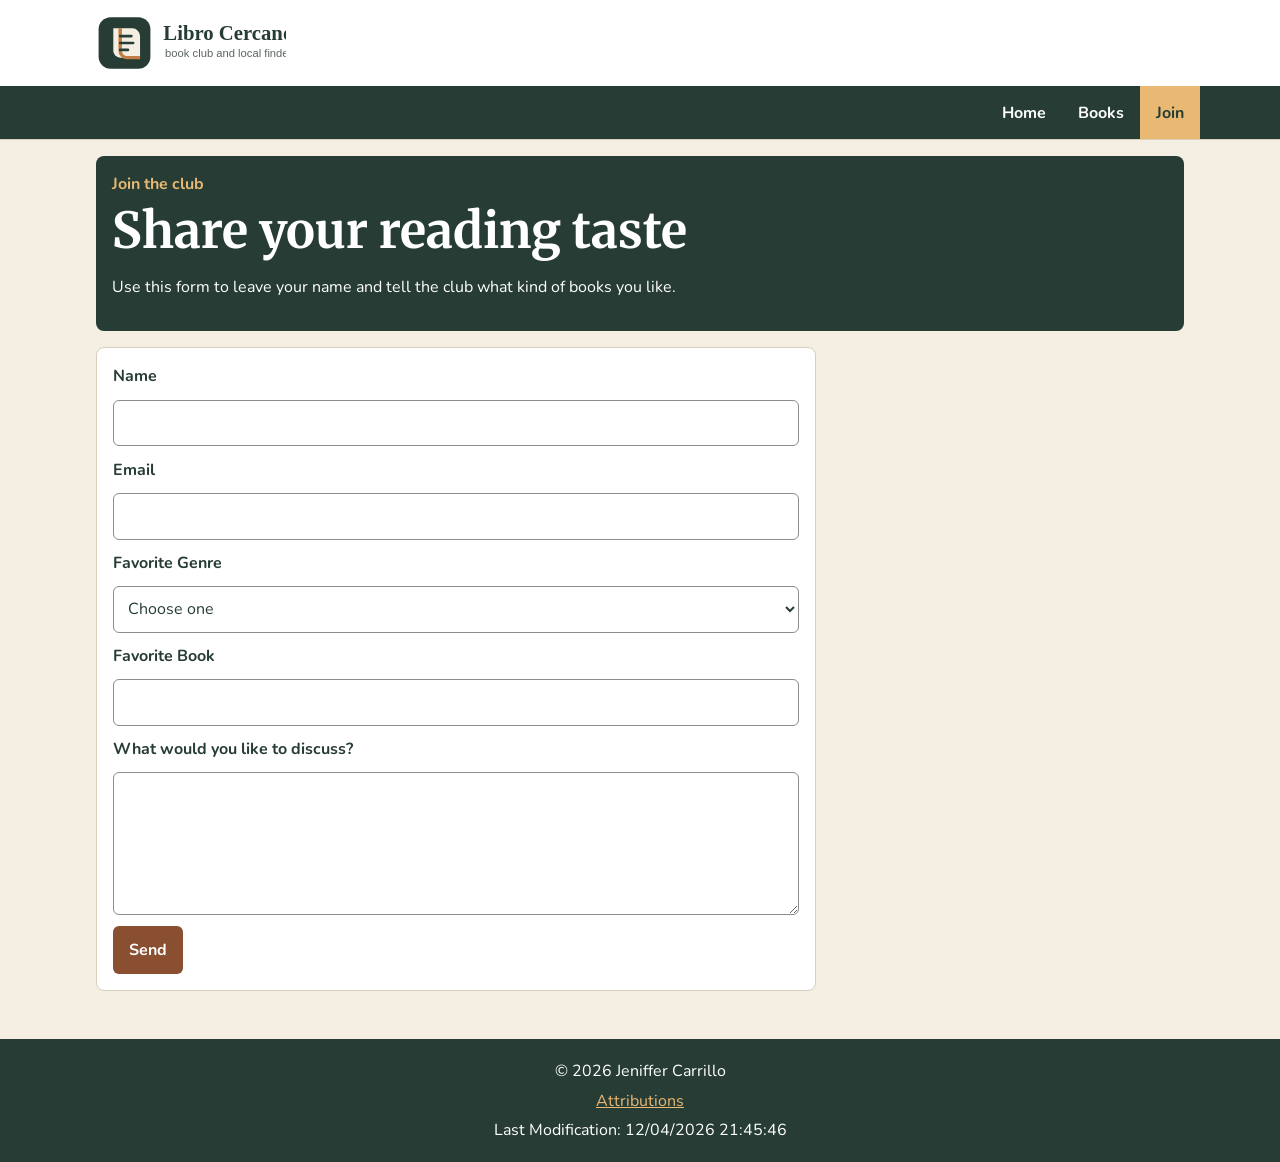
<file: final/join.html>
<!DOCTYPE html>
<html lang="en-US">
<head>
  <meta charset="UTF-8">
  <meta name="viewport" content="width=device-width, initial-scale=1.0">
  <meta name="description" content="Join Libro Cercano and share your favorite book, genre, and reading interests.">
  <meta name="author" content="Jeniffer Carrillo">
  <meta property="og:title" content="Join Libro Cercano">
  <meta property="og:description" content="Send a simple reading club form and share what kind of books you enjoy.">
  <meta property="og:image" content="https://jeniffercp1.github.io/wdd231/final/images/open-book.jpeg">
  <meta property="og:url" content="https://jeniffercp1.github.io/wdd231/final/join.html">
  <meta property="og:type" content="website">
  <title>Join | Libro Cercano</title>
  <link rel="icon" href="images/favicon.svg" type="image/svg+xml">
  <link rel="preconnect" href="https://fonts.googleapis.com">
  <link rel="preconnect" href="https://fonts.gstatic.com" crossorigin>
  <link href="https://fonts.googleapis.com/css2?family=Merriweather:wght@700&family=Nunito:wght@400;700;800&display=swap" rel="stylesheet">
  <link rel="stylesheet" href="styles/normalize.css">
  <link rel="stylesheet" href="styles/styles.css">
  <script type="module" src="scripts/form.js"></script>
</head>
<body>
  <header class="site-header">
    <div class="header-bar">
      <a class="brand" href="index.html">
        <img src="images/logo.svg" alt="Libro Cercano logo" width="220" height="72">
      </a>
      <button id="menuButton" class="menu-button" type="button" aria-label="Open menu" aria-controls="siteNav" aria-expanded="false"></button>
    </div>
    <nav id="siteNav" class="site-nav">
      <ul>
        <li><a href="index.html">Home</a></li>
        <li><a href="books.html">Books</a></li>
        <li><a href="join.html" aria-current="page">Join</a></li>
      </ul>
    </nav>
  </header>

  <main>
    <section class="page-heading">
      <p class="eyebrow">Join the club</p>
      <h1>Share your reading taste</h1>
      <p>Use this form to leave your name and tell the club what kind of books you like.</p>
    </section>

    <form class="join-form" method="get" action="thanks.html">
      <label for="name">Name</label>
      <input id="name" name="name" type="text" autocomplete="name" required>

      <label for="email">Email</label>
      <input id="email" name="email" type="email" autocomplete="email" required>

      <label for="genre">Favorite Genre</label>
      <select id="genre" name="genre" required>
        <option value="">Choose one</option>
        <option value="Classic">Classic</option>
        <option value="Fantasy">Fantasy</option>
        <option value="Historical Fiction">Historical Fiction</option>
        <option value="Latin American">Latin American</option>
        <option value="Science Fiction">Science Fiction</option>
      </select>

      <label for="book">Favorite Book</label>
      <input id="book" name="book" type="text" required>

      <label for="message">What would you like to discuss?</label>
      <textarea id="message" name="message" rows="5"></textarea>

      <input id="dateSent" name="dateSent" type="hidden">
      <button type="submit">Send</button>
    </form>
  </main>

  <footer class="site-footer">
    <p>&copy; <span id="year"></span> Jeniffer Carrillo</p>
    <p><a href="attributions.html">Attributions</a></p>
    <p id="lastModified"></p>
  </footer>
</body>
</html>
</file>
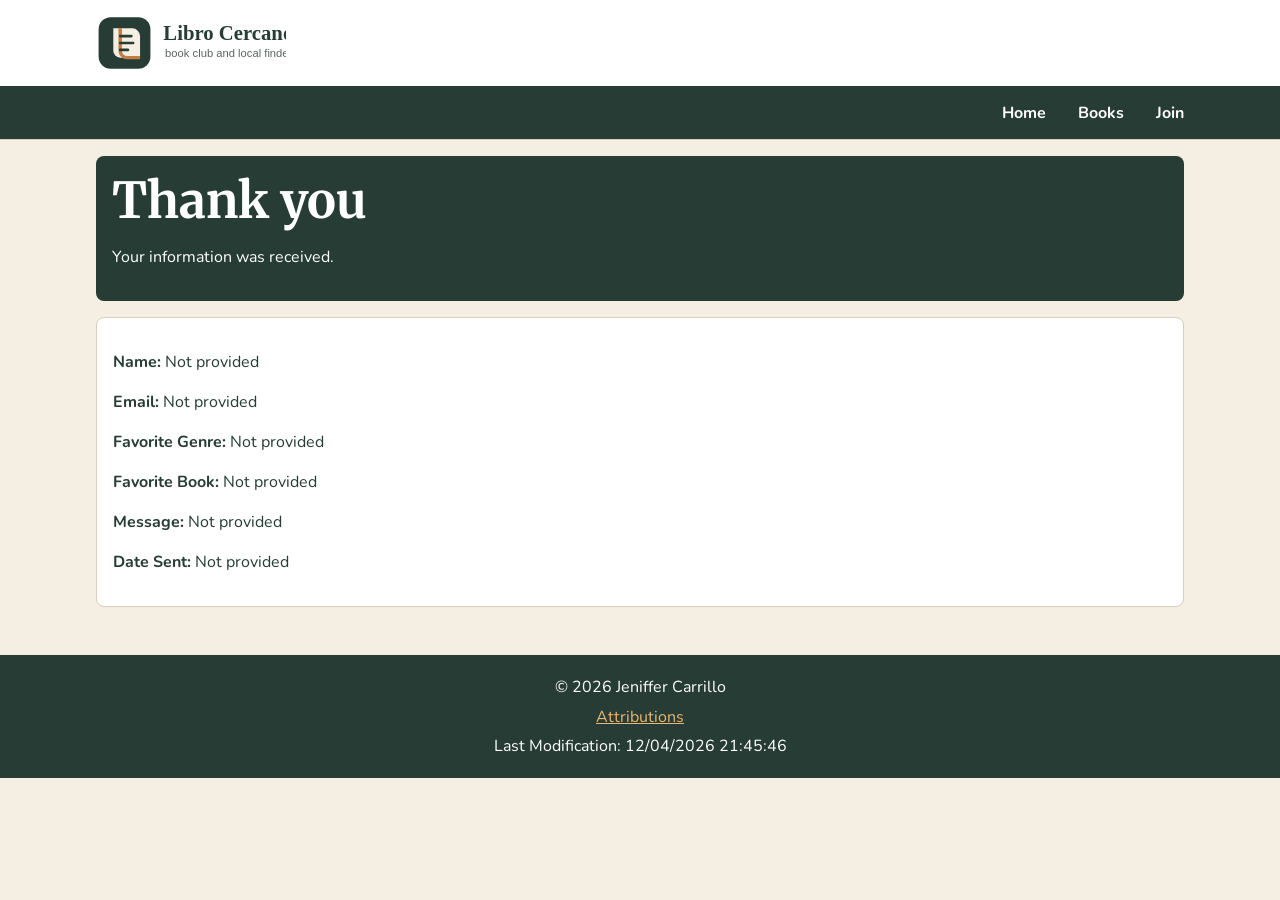
<file: final/thanks.html>
<!DOCTYPE html>
<html lang="en-US">
<head>
  <meta charset="UTF-8">
  <meta name="viewport" content="width=device-width, initial-scale=1.0">
  <meta name="description" content="Libro Cercano form response page.">
  <meta name="author" content="Jeniffer Carrillo">
  <title>Thank You | Libro Cercano</title>
  <link rel="icon" href="images/favicon.svg" type="image/svg+xml">
  <link rel="preconnect" href="https://fonts.googleapis.com">
  <link rel="preconnect" href="https://fonts.gstatic.com" crossorigin>
  <link href="https://fonts.googleapis.com/css2?family=Merriweather:wght@700&family=Nunito:wght@400;700;800&display=swap" rel="stylesheet">
  <link rel="stylesheet" href="styles/normalize.css">
  <link rel="stylesheet" href="styles/styles.css">
  <script type="module" src="scripts/thanks.js"></script>
</head>
<body>
  <header class="site-header">
    <div class="header-bar">
      <a class="brand" href="index.html">
        <img src="images/logo.svg" alt="Libro Cercano logo" width="220" height="72">
      </a>
      <button id="menuButton" class="menu-button" type="button" aria-label="Open menu" aria-controls="siteNav" aria-expanded="false"></button>
    </div>
    <nav id="siteNav" class="site-nav">
      <ul>
        <li><a href="index.html">Home</a></li>
        <li><a href="books.html">Books</a></li>
        <li><a href="join.html">Join</a></li>
      </ul>
    </nav>
  </header>

  <main>
    <section class="page-heading">
      <h1>Thank you</h1>
      <p>Your information was received.</p>
    </section>
    <section id="response" class="response-card"></section>
  </main>

  <footer class="site-footer">
    <p>&copy; <span id="year"></span> Jeniffer Carrillo</p>
    <p><a href="attributions.html">Attributions</a></p>
    <p id="lastModified"></p>
  </footer>
</body>
</html>
</file>
<file: styles/small.css>
:root {
  --primary-color: #0f3d3e;
  --secondary-color: #a94724;
  --accent-color: #f2b544;
  --background-color: #f7f3e8;
  --surface-color: #ffffff;
  --text-color: #1f2a2a;
  --muted-color: #566665;
  --border-color: #d8dfdc;
  --completed-color: #dff1e7;
  --incomplete-color: #f6e9d8;
  --shadow: 0 8px 22px rgb(15 61 62 / 12%);
}

* {
  box-sizing: border-box;
}

html {
  scroll-behavior: smooth;
}

body {
  margin: 0;
  font-family: "Nunito", Arial, sans-serif;
  color: var(--text-color);
  background: var(--background-color);
  line-height: 1.5;
}

img {
  max-width: 100%;
  height: auto;
}

a {
  color: inherit;
}

.site-header {
  color: #fff;
  background: var(--primary-color);
  box-shadow: var(--shadow);
}

.top-bar {
  display: flex;
  align-items: center;
  justify-content: space-between;
  gap: 1rem;
  max-width: 1100px;
  margin: 0 auto;
  padding: 0.8rem 1rem;
}

.brand {
  display: flex;
  align-items: center;
  gap: 0.65rem;
  font-size: 1.15rem;
  font-weight: 800;
  text-decoration: none;
}

.brand img {
  width: 132px;
  height: 48px;
  object-fit: contain;
}

.menu-toggle {
  display: inline-flex;
  align-items: center;
  justify-content: center;
  width: 44px;
  height: 44px;
  border: 1px solid rgb(255 255 255 / 45%);
  border-radius: 6px;
  color: #fff;
  background: transparent;
  font-size: 1.7rem;
  line-height: 1;
  cursor: pointer;
}

.menu-toggle::before {
  content: "\2630";
}

.menu-toggle.open::before {
  content: "X";
  font-size: 1.2rem;
  font-weight: 800;
}

.site-nav {
  display: grid;
  grid-template-rows: 0fr;
  background: #092c2d;
  transition: grid-template-rows 180ms ease;
}

.site-nav.open {
  grid-template-rows: 1fr;
}

.site-nav ul {
  overflow: hidden;
  width: 100%;
  max-width: 1100px;
  margin: 0 auto;
  padding: 0;
  list-style: none;
}

.site-nav a {
  display: block;
  padding: 0.9rem 1rem;
  font-weight: 700;
  text-decoration: none;
  border-top: 1px solid rgb(255 255 255 / 12%);
}

.site-nav a:hover,
.site-nav a:focus {
  color: var(--primary-color);
  background: var(--accent-color);
  outline: none;
}

main {
  max-width: 1100px;
  margin: 0 auto;
  padding: 1rem;
}

h1,
h2 {
  font-family: "Merriweather", Georgia, serif;
  line-height: 1.2;
}

h1 {
  margin: 1rem 0;
  color: var(--primary-color);
  font-size: 2rem;
}

.content-grid {
  display: grid;
  gap: 1rem;
}

section {
  overflow: hidden;
  border: 1px solid var(--border-color);
  border-radius: 8px;
  background: var(--surface-color);
  box-shadow: var(--shadow);
}

section h2 {
  margin: 0;
  padding: 0.8rem 1rem;
  color: #fff;
  background: var(--primary-color);
  font-size: 1.1rem;
}

.section-body {
  padding: 1rem;
}

.about-me p {
  margin: 0 0 0.9rem;
}

.about-me p:last-child {
  margin-bottom: 0;
}

.certificate p {
  margin-top: 0;
}

.student-photo .section-body {
  display: grid;
  justify-items: center;
}

.student-image {
  display: block;
  width: min(100%, 260px);
  aspect-ratio: 3 / 4;
  border: 1px solid var(--border-color);
  border-radius: 8px;
  object-fit: cover;
  object-position: center;
}

.filters {
  display: flex;
  flex-wrap: wrap;
  gap: 0.5rem;
  margin-bottom: 1rem;
}

.filters button {
  flex: 1 1 88px;
  min-height: 44px;
  border: 0;
  border-radius: 6px;
  color: #fff;
  background: var(--secondary-color);
  font: inherit;
  font-weight: 800;
  cursor: pointer;
}

.filters button:hover,
.filters button:focus,
.filters button.active {
  color: var(--primary-color);
  background: var(--accent-color);
  outline: 2px solid transparent;
}

.course-list {
  display: grid;
  gap: 0.7rem;
}

.course-card {
  min-height: 54px;
  padding: 0.9rem;
  border: 1px solid var(--border-color);
  border-left: 8px solid var(--secondary-color);
  border-radius: 8px;
  background: var(--incomplete-color);
  font-weight: 800;
}

.course-card.completed {
  border-left-color: var(--primary-color);
  background: var(--completed-color);
}

.course-card span {
  display: block;
  color: var(--muted-color);
  font-size: 0.9rem;
  font-weight: 700;
}

.credit-total {
  margin: 1rem 0 0;
  color: var(--primary-color);
  font-weight: 800;
}

.site-footer {
  margin-top: 2rem;
  color: #fff;
  background: var(--primary-color);
}

.footer-grid {
  display: grid;
  gap: 1rem;
  max-width: 1100px;
  margin: 0 auto;
  padding: 1.3rem 1rem;
  text-align: center;
}

.social-links {
  display: flex;
  align-items: center;
  justify-content: center;
  gap: 0.7rem;
}

.social-links a {
  display: inline-flex;
  align-items: center;
  justify-content: center;
  width: 44px;
  height: 44px;
  border: 1px solid rgb(255 255 255 / 45%);
  border-radius: 50%;
  font-weight: 900;
  text-decoration: none;
}

.social-links svg {
  width: 24px;
  height: 24px;
  fill: currentColor;
}

.social-links a:hover,
.social-links a:focus {
  color: var(--primary-color);
  background: var(--accent-color);
  outline: none;
}

.site-footer p {
  margin: 0.25rem 0;
}
</file>
<file: styles/larger.css>
@media screen and (min-width: 760px) {
  .menu-toggle {
    display: none;
  }

  .site-nav {
    display: block;
    background: #092c2d;
  }

  .site-nav ul {
    display: flex;
    justify-content: center;
    overflow: visible;
  }

  .site-nav li {
    flex: 1 1 0;
    max-width: 260px;
  }

  .site-nav a {
    text-align: center;
    border-top: 0;
  }

  main {
    padding: 1.5rem;
  }

  h1 {
    font-size: 2.5rem;
  }

  .content-grid {
    grid-template-columns: 2fr 1fr;
    align-items: stretch;
  }

  .student-photo .section-body {
    height: calc(100% - 3rem);
    align-content: center;
  }

  .certificate {
    grid-column: 1 / -1;
  }

  .course-list {
    grid-template-columns: repeat(3, 1fr);
  }

  .footer-grid {
    grid-template-columns: 1fr 1fr 1fr;
    align-items: center;
    text-align: left;
  }

  .social-links {
    justify-content: flex-start;
  }
}
</file>
<file: chamber/styles/small.css>
body {
  min-width: 320px;
  color: #182828;
  background: #f6f2e9;
  font-family: "Source Sans 3", Arial, sans-serif;
  line-height: 1.5;
}

a {
  color: inherit;
}

.site-header {
  color: #ffffff;
  background: #123d3d;
}

.header-bar {
  display: flex;
  align-items: center;
  justify-content: space-between;
  gap: 1rem;
  max-width: 1120px;
  margin: 0 auto;
  padding: 0.85rem 1rem;
}

.brand {
  display: flex;
  align-items: center;
  gap: 0.75rem;
  font-weight: 700;
  text-decoration: none;
}

.brand img {
  width: 56px;
  height: 56px;
}

.menu-button {
  display: inline-flex;
  align-items: center;
  justify-content: center;
  width: 44px;
  height: 44px;
  border: 1px solid rgb(255 255 255 / 45%);
  border-radius: 6px;
  color: #ffffff;
  background: rgb(0 0 0 / 0);
}

.menu-button::before {
  content: "\2630";
  font-size: 1.6rem;
  line-height: 1;
}

.menu-button.open::before {
  content: "X";
  font-size: 1.2rem;
  font-weight: 700;
}

.site-nav {
  display: grid;
  grid-template-rows: 0fr;
  background: #092828;
}

.site-nav.open {
  grid-template-rows: 1fr;
}

.site-nav ul {
  overflow: hidden;
  max-width: 1120px;
  margin: 0 auto;
  padding: 0;
  list-style: none;
}

.site-nav a {
  display: block;
  padding: 0.9rem 1rem;
  font-weight: 700;
  text-decoration: none;
  border-top: 1px solid rgb(255 255 255 / 12%);
}

.site-nav a:hover,
.site-nav a:focus {
  color: #092828;
  background: #c39a49;
  outline: none;
}

main {
  max-width: 1120px;
  margin: 0 auto;
  padding: 1rem;
}

.hero {
  position: relative;
  display: block;
  overflow: hidden;
  min-height: 420px;
  margin-bottom: 1rem;
  color: #ffffff;
  background: #092828;
  border-radius: 8px;
  border: 1px solid #d7ded9;
}

.hero img {
  width: 100%;
  height: 420px;
  object-fit: cover;
}

.hero::after {
  position: absolute;
  inset: 0;
  content: "";
  background: linear-gradient(90deg, rgb(9 40 40 / 90%), rgb(9 40 40 / 46%), rgb(9 40 40 / 12%));
}

.hero-content {
  position: absolute;
  z-index: 1;
  top: 50%;
  left: 1.25rem;
  width: min(620px, calc(100% - 2.5rem));
  transform: translateY(-50%);
}

.eyebrow {
  margin: 0 0 0.35rem;
  color: #c39a49;
  font-weight: 700;
}

h1,
h2,
.footer-title {
  font-family: "Libre Baskerville", Georgia, serif;
}

h1 {
  margin: 0 0 0.65rem;
  color: #ffffff;
  font-size: 2rem;
}

.hero-content p {
  margin: 0;
}

.home-grid {
  display: grid;
  gap: 1rem;
  margin-bottom: 1rem;
}

.info-card,
.directory,
.join-form-card,
.thank-you-card {
  border: 1px solid #d7ded9;
  border-radius: 8px;
  background: #ffffff;
}

.info-card,
.directory {
  overflow: hidden;
}

.info-card h2 {
  margin: 0;
  padding: 0.7rem 1rem;
  color: #ffffff;
  background: #123d3d;
  font-size: 1.35rem;
}

.events article {
  padding: 1rem;
  border-top: 1px solid #d7ded9;
}

.events h3,
.spotlight-card h3 {
  margin: 0 0 0.35rem;
  color: #092828;
}

.events p,
.weather p,
.spotlight-card p {
  margin: 0.25rem 0;
}

.weather-temp {
  color: #8a5f1d;
  font-size: 2.2rem;
  font-weight: 700;
}

.weather-current {
  display: grid;
  gap: 0.25rem;
  padding: 1rem;
}

.forecast-list {
  display: grid;
  margin: 0;
  padding: 1rem;
  list-style: none;
}

.forecast-list li {
  display: flex;
  justify-content: space-between;
  padding: 0.4rem 0;
  border-top: 1px solid #d7ded9;
}

.spotlight-grid {
  display: grid;
  gap: 1rem;
  padding: 1rem;
}

.spotlight-card,
.member-card,
.level-card {
  display: grid;
  gap: 0.75rem;
  padding: 1rem;
  border: 1px solid #d7ded9;
  border-radius: 8px;
  background: #fbfaf6;
}

.spotlight-card img,
.member-card img {
  width: 100%;
  object-fit: contain;
  padding: 0.4rem;
  border-radius: 6px;
  background: #f6f2e9;
}

.spotlight-card img {
  height: 120px;
}

:is(.spotlight-card, .member-card) a {
  color: #8a5f1d;
  font-weight: 700;
  overflow-wrap: anywhere;
}

.page-title {
  color: #092828;
}

.join-layout {
  display: grid;
  gap: 1rem;
}

.join-form-card {
  padding: 1rem;
}

.join-form-card h2,
.level-card h2,
.section-heading h2,
.member-card h3 {
  margin-top: 0;
  color: #123d3d;
  font-size: 1.2rem;
}

form {
  display: grid;
  gap: 0.85rem;
}

label {
  display: grid;
  gap: 0.25rem;
  font-weight: 700;
}

input,
select,
textarea {
  width: 100%;
  padding: 0.65rem;
  border: 1px solid #d7ded9;
  border-radius: 6px;
  color: #182828;
  background: #ffffff;
  font: inherit;
}

input:focus,
select:focus,
textarea:focus {
  outline: 2px solid #c39a49;
}

.cta-link,
.form-button,
.level-card button,
 .view-controls button,
dialog button {
  width: fit-content;
  padding: 0.65rem 1rem;
  border: 0;
  border-radius: 6px;
  color: #ffffff;
  background: #8a5f1d;
  font-weight: 700;
}

.cta-link {
  display: inline-block;
  margin-top: 1rem;
  padding: 0.7rem 1rem;
  text-decoration: none;
}

.cta-link:hover,
.cta-link:focus,
.view-controls button.active {
  color: #092828;
  background: #c39a49;
}

.membership-cards {
  display: grid;
  gap: 1rem;
}

.level-card {
  animation: level-intro 700ms ease both;
}

dialog {
  max-width: 420px;
  border: 1px solid #d7ded9;
  border-radius: 8px;
  color: #182828;
  background: #ffffff;
}

dialog::backdrop {
  background: rgb(9 40 40 / 55%);
}

.application-details {
  display: grid;
  gap: 0.4rem;
  margin: 1rem 0;
  padding: 1rem;
  border: 1px solid #d7ded9;
  border-radius: 8px;
  background: #fbfaf6;
}

.application-details p {
  margin: 0;
}

@keyframes level-intro {
  from {
    opacity: 0;
    transform: translateY(1rem);
  }

  to {
    opacity: 1;
    transform: translateY(0);
  }
}

.section-heading {
  display: grid;
  padding: 1rem;
  border-bottom: 1px solid #d7ded9;
}

.view-controls {
  display: flex;
  gap: 0.5rem;
}

.view-controls button {
  flex: 1;
  min-height: 42px;
  outline: none;
}

.members {
  display: grid;
  gap: 1rem;
  padding: 1rem;
}

.member-card img {
  height: 110px;
}

.member-card p {
  margin: 0;
}

.member-level {
  display: inline-block;
  padding: 0.2rem 0.55rem;
  border-radius: 999px;
  color: #ffffff;
  background: #123d3d;
  font-weight: 700;
}

.list-view .member-card {
  grid-template-columns: 1fr;
}

.list-view .member-card img {
  display: none;
}

.site-footer {
  margin-top: 2rem;
  color: #ffffff;
  background: #092828;
}

.footer-content {
  display: grid;
  gap: 1rem;
  max-width: 1120px;
  margin: 0 auto;
  padding: 1.25rem 1rem;
}

.site-footer p {
  margin: 0.25rem 0;
}

.footer-title {
  color: #c39a49;
  font-weight: 700;
}
</file>
<file: chamber/styles/larger.css>
@media screen and (min-width: 720px) {
  .menu-button {
    display: none;
  }

  .site-nav {
    display: block;
  }

  .site-nav ul {
    display: flex;
    overflow: visible;
  }

  .site-nav li {
    flex: 1;
  }

  .site-nav a {
    text-align: center;
    border-top: 0;
  }

  main {
    padding: 1.5rem;
  }

  .hero {
    min-height: 430px;
  }

  .hero img {
    height: 430px;
  }

  .hero-content {
    left: 4rem;
  }

  h1 {
    font-size: 2.75rem;
  }

  .section-heading {
    grid-template-columns: 1fr auto;
    align-items: center;
  }

  .join-layout {
    grid-template-columns: 1.4fr 0.9fr;
    align-items: start;
  }

  .home-grid {
    grid-template-columns: 2fr 1fr 1fr;
  }

  .spotlight-grid {
    grid-template-columns: repeat(3, 1fr);
  }

  .view-controls {
    min-width: 220px;
  }

  .grid-view {
    grid-template-columns: repeat(3, 1fr);
  }

  .list-view .member-card {
    grid-template-columns: 1.3fr 1fr 0.8fr 1fr;
    align-items: center;
  }

  .footer-content {
    grid-template-columns: 1fr 1fr;
  }
}
</file>
<file: final/styles/styles.css>
body {
  color: #263c35;
  background: #f5efe3;
  font-family: "Nunito", Arial, Helvetica, sans-serif;
  line-height: 1.5;
}

a {
  color: inherit;
}

.site-header {
  background: #ffffff;
  border-bottom: 1px solid #d8d0bd;
}

.header-bar {
  display: flex;
  align-items: center;
  justify-content: space-between;
  max-width: 1120px;
  margin: 0 auto;
  padding: 0.75rem 1rem;
}

.brand img {
  display: block;
  width: 190px;
}

.menu-button {
  width: 44px;
  height: 44px;
  border: 1px solid #263c35;
  border-radius: 6px;
  background: #ffffff;
}

.menu-button::before {
  content: "☰";
  color: #263c35;
  font-size: 1.6rem;
}

.menu-button.open::before {
  content: "×";
}

.site-nav {
  display: grid;
  grid-template-rows: 0fr;
  background: #263c35;
}

.site-nav.open {
  grid-template-rows: 1fr;
}

.site-nav ul {
  overflow: hidden;
  max-width: 1120px;
  margin: 0 auto;
  padding: 0;
  list-style: none;
}

.site-nav a {
  display: block;
  padding: 0.9rem 1rem;
  color: #ffffff;
  font-weight: 700;
  text-decoration: none;
}

.site-nav a:hover,
.site-nav a:focus,
.site-nav a[aria-current="page"] {
  color: #263c35;
  background: #e9b872;
}

main {
  max-width: 1120px;
  margin: 0 auto;
  padding: 1rem;
}

.hero {
  position: relative;
  overflow: hidden;
  min-height: 430px;
  border-radius: 10px;
  background: #263c35;
}

.hero img {
  width: 100%;
  min-height: 430px;
  object-fit: cover;
  opacity: 0.58;
}

.hero-text {
  position: absolute;
  inset: 0;
  display: grid;
  align-content: center;
  max-width: 700px;
  padding: 2rem;
  color: #ffffff;
}

.eyebrow {
  margin: 0 0 0.4rem;
  color: #e9b872;
  font-weight: 700;
}

h1,
h2,
h3 {
  font-family: "Merriweather", Georgia, "Times New Roman", serif;
  line-height: 1.15;
}

h1 {
  margin: 0 0 1rem;
  font-size: 2.2rem;
}

.button-link,
button {
  width: fit-content;
  min-height: 44px;
  padding: 0.75rem 1rem;
  border: 0;
  border-radius: 6px;
  color: #ffffff;
  background: #8a4f30;
  font-weight: 700;
  text-decoration: none;
}

.button-link:hover,
button:hover,
button:focus {
  background: #263c35;
}

.intro-grid,
.book-grid {
  display: grid;
  gap: 1rem;
  margin: 1rem 0;
}

.intro-grid article,
.book-card,
.join-form,
.response-card,
.toolbar {
  padding: 1rem;
  border: 1px solid #d8d0bd;
  border-radius: 8px;
  background: #ffffff;
}

.intro-grid h2,
.book-card h2 {
  margin-top: 0;
}

.feature-row {
  display: grid;
  gap: 1rem;
  align-items: center;
  margin: 1rem 0;
  padding: 1rem;
  border-radius: 8px;
  background: #ffffff;
}

.feature-row img {
  border-radius: 8px;
}

.saved-note {
  padding: 0.75rem;
  border-left: 5px solid #c17d45;
  background: #f5efe3;
  font-weight: 700;
}

.page-heading {
  margin-bottom: 1rem;
  padding: 1rem;
  border-radius: 8px;
  color: #ffffff;
  background: #263c35;
}

.page-heading p {
  max-width: 720px;
}

.toolbar {
  display: grid;
  gap: 0.5rem;
  margin-bottom: 1rem;
}

select,
input,
textarea {
  width: 100%;
  min-height: 44px;
  padding: 0.65rem;
  border: 1px solid #8a8f88;
  border-radius: 6px;
  color: #263c35;
  background: #ffffff;
  font: inherit;
}

label {
  font-weight: 700;
}

.book-card {
  display: grid;
  gap: 0.5rem;
}

.book-card p {
  margin: 0;
}

.book-meta {
  color: #5b665f;
  font-weight: 700;
}

.join-form {
  display: grid;
  gap: 0.7rem;
  max-width: 720px;
}

dialog {
  max-width: 520px;
  border: 1px solid #d8d0bd;
  border-radius: 8px;
  color: #263c35;
  background: #ffffff;
}

dialog::backdrop {
  background: rgb(0 0 0 / 0.55);
}

.site-footer {
  display: grid;
  gap: 0.35rem;
  margin-top: 2rem;
  padding: 1.25rem;
  color: #ffffff;
  background: #263c35;
  text-align: center;
}

.site-footer p {
  margin: 0;
}

.site-footer a {
  color: #e9b872;
}

@media (min-width: 700px) {
  .menu-button {
    display: none;
  }

  .site-nav {
    display: block;
  }

  .site-nav ul {
    display: flex;
    justify-content: flex-end;
  }

  .intro-grid {
    grid-template-columns: repeat(3, 1fr);
  }

  .feature-row {
    grid-template-columns: 1fr 1fr;
  }

  .book-grid {
    grid-template-columns: repeat(3, 1fr);
  }

  h1 {
    font-size: 3.1rem;
  }
}
</file>
